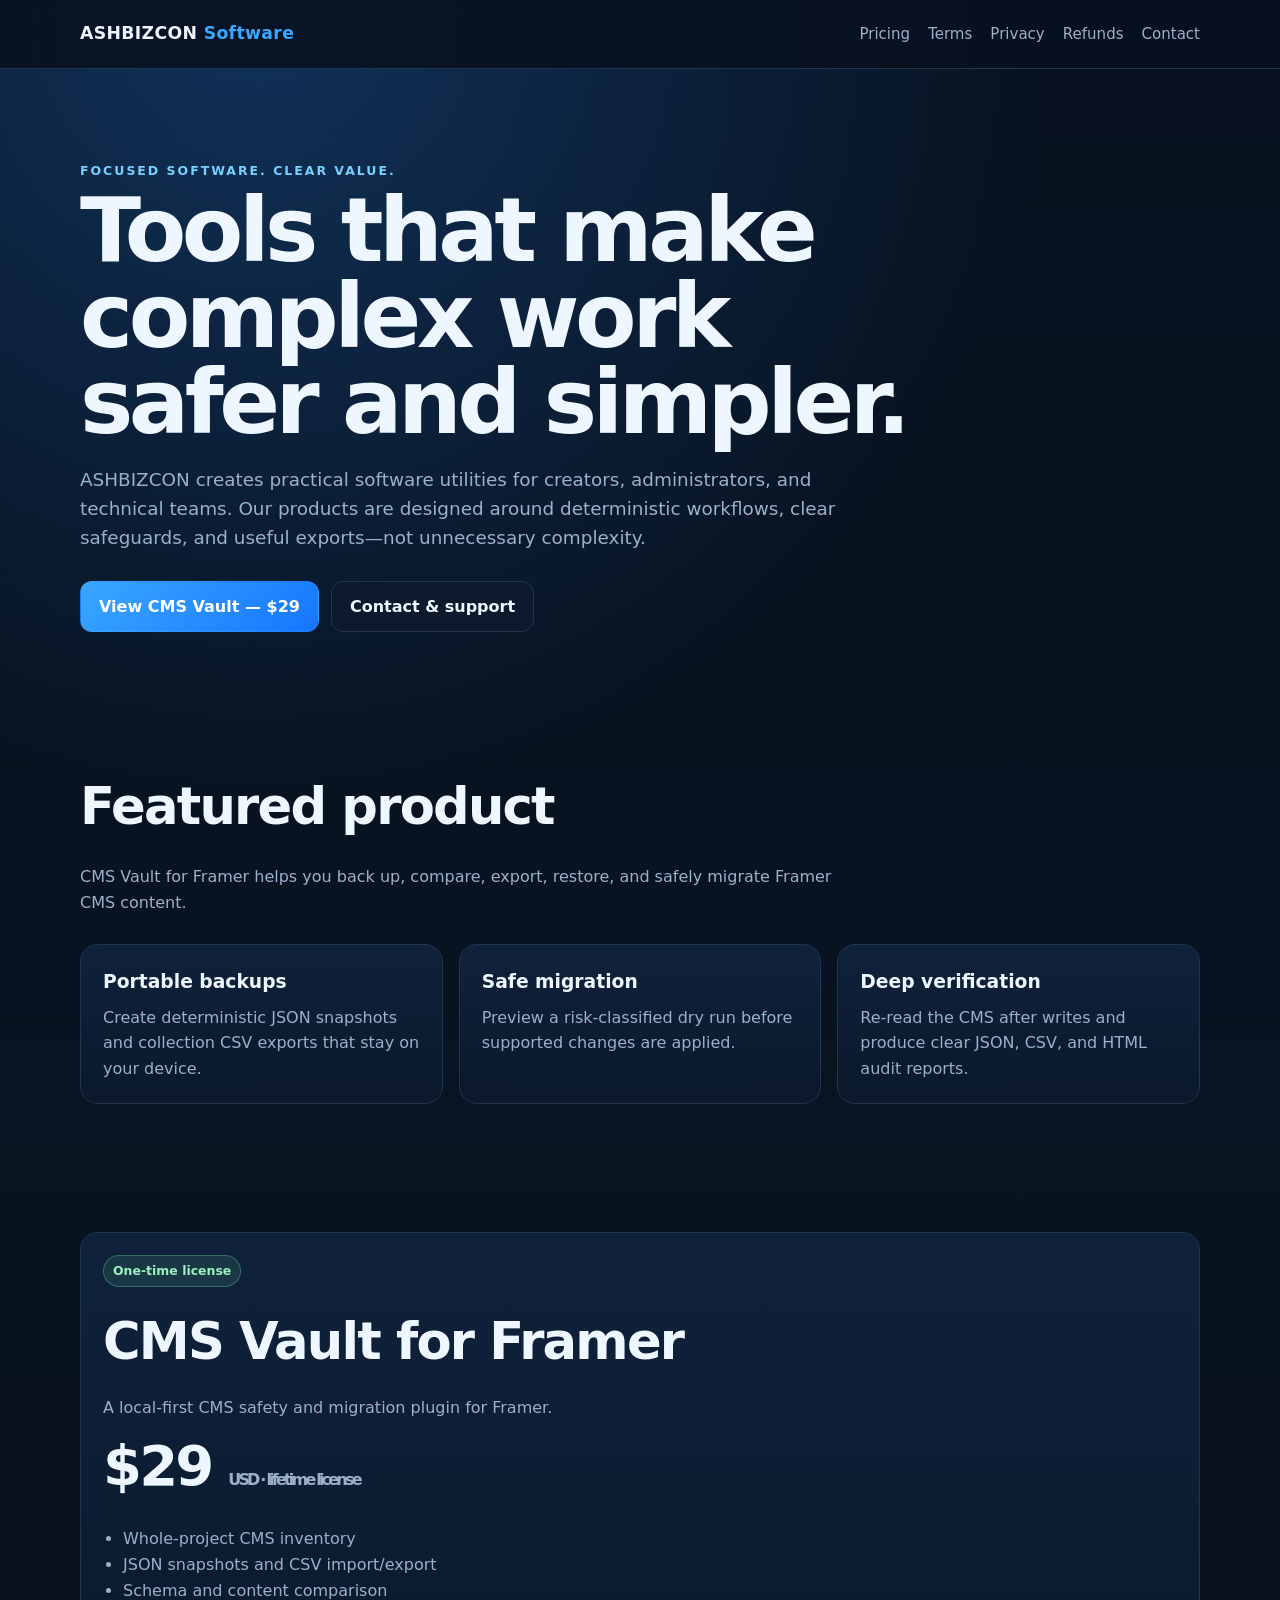
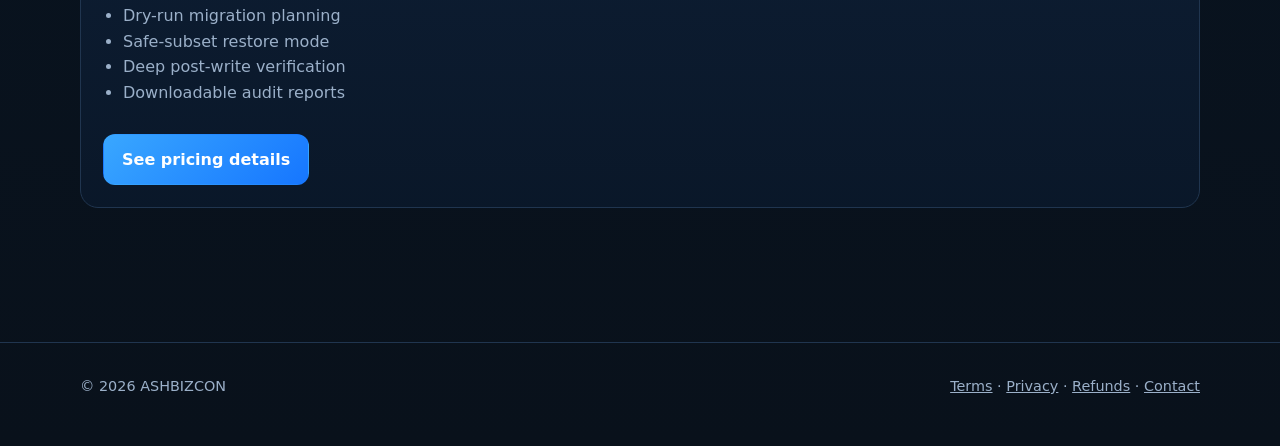
<file: index.html>
<!doctype html><html lang="en"><head><meta charset="utf-8"><meta name="viewport" content="width=device-width,initial-scale=1"><title>ASHBIZCON — Practical software for modern workflows</title><meta name="description" content="ASHBIZCON builds focused software utilities for Framer, Atlassian, and modern business workflows."><link rel="stylesheet" href="assets/site.css"></head><body><nav class="nav"><div class="wrap nav-inner"><a class="brand" href="./">ASHBIZCON <span>Software</span></a><div class="links"><a href="pricing.html">Pricing</a><a href="terms.html">Terms</a><a href="privacy.html">Privacy</a><a href="refund.html">Refunds</a><a href="contact.html">Contact</a></div></div></nav><main><section class="hero"><div class="wrap"><div class="eyebrow">Focused software. Clear value.</div><h1>Tools that make complex work safer and simpler.</h1><p>ASHBIZCON creates practical software utilities for creators, administrators, and technical teams. Our products are designed around deterministic workflows, clear safeguards, and useful exports—not unnecessary complexity.</p><div class="actions"><a class="btn primary" href="pricing.html">View CMS Vault — $29</a><a class="btn" href="contact.html">Contact & support</a></div></div></section><section class="section"><div class="wrap"><h2>Featured product</h2><p class="lead">CMS Vault for Framer helps you back up, compare, export, restore, and safely migrate Framer CMS content.</p><div class="grid"><article class="card"><h3>Portable backups</h3><p>Create deterministic JSON snapshots and collection CSV exports that stay on your device.</p></article><article class="card"><h3>Safe migration</h3><p>Preview a risk-classified dry run before supported changes are applied.</p></article><article class="card"><h3>Deep verification</h3><p>Re-read the CMS after writes and produce clear JSON, CSV, and HTML audit reports.</p></article></div></div></section><section class="section"><div class="wrap card"><span class="badge">One-time license</span><h2 style="margin-top:14px">CMS Vault for Framer</h2><p class="lead">A local-first CMS safety and migration plugin for Framer.</p><div class="price">$29 <small>USD · lifetime license</small></div><ul class="feature-list"><li>Whole-project CMS inventory</li><li>JSON snapshots and CSV import/export</li><li>Schema and content comparison</li><li>Dry-run migration planning</li><li>Safe-subset restore mode</li><li>Deep post-write verification</li><li>Downloadable audit reports</li></ul><div class="actions"><a class="btn primary" href="pricing.html">See pricing details</a></div></div></section></main><footer class="footer"><div class="wrap footer-grid"><span>© 2026 ASHBIZCON</span><span><a href="terms.html">Terms</a> · <a href="privacy.html">Privacy</a> · <a href="refund.html">Refunds</a> · <a href="contact.html">Contact</a></span></div></footer></body></html>
</file>
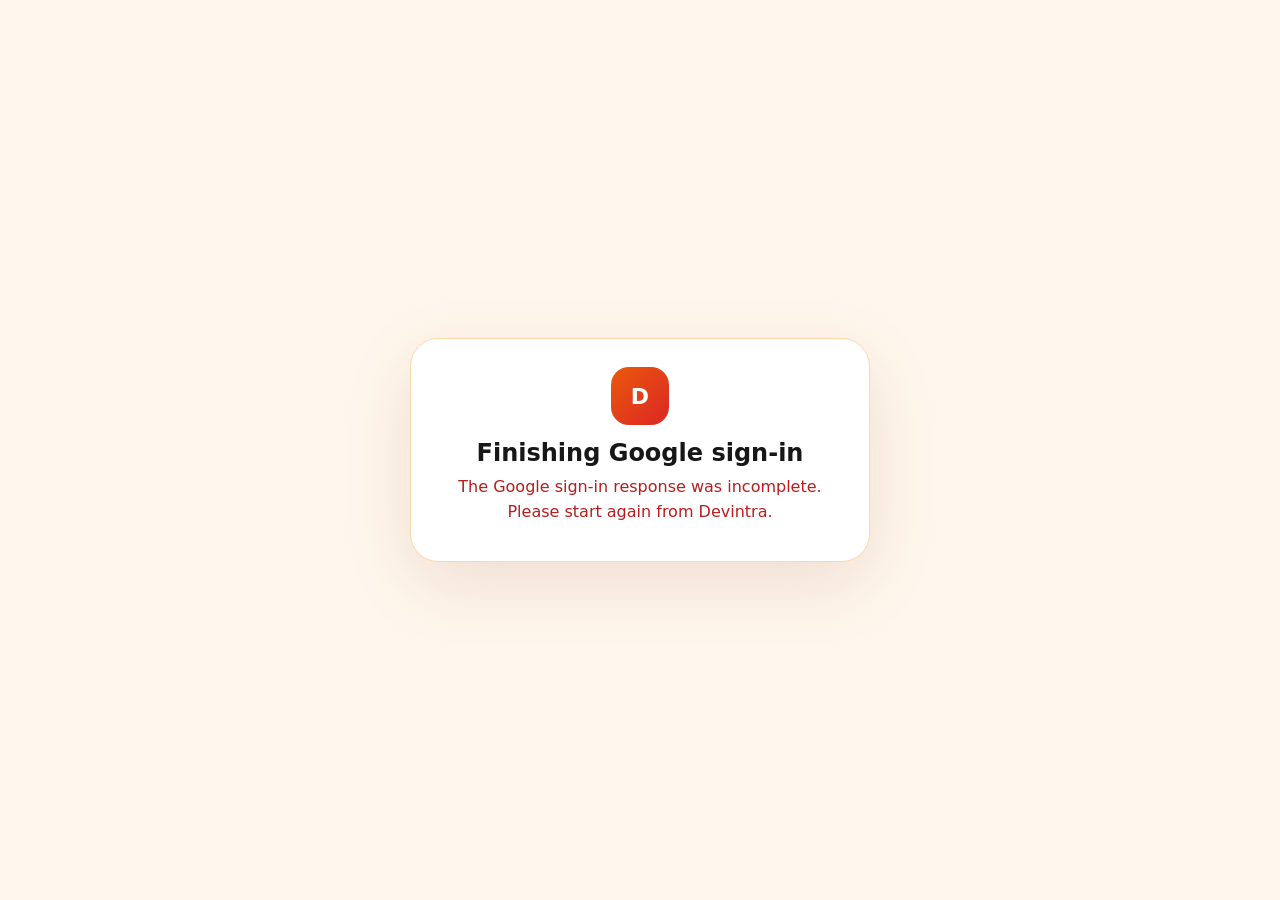
<file: devintra-auth/index.html>
<!doctype html>
<html lang="en">
<head>
  <meta charset="utf-8" />
  <meta name="viewport" content="width=device-width,initial-scale=1" />
  <meta name="color-scheme" content="light" />
  <title>Devintra — Google sign-in</title>
  <style>
    :root{font-family:Inter,system-ui,-apple-system,BlinkMacSystemFont,"Segoe UI",sans-serif;color:#171717;background:#fff7ed}
    *{box-sizing:border-box}
    body{margin:0;min-height:100vh;display:grid;place-items:center;padding:24px}
    .card{width:min(460px,100%);background:#fff;border:1px solid #fed7aa;border-radius:28px;padding:28px;box-shadow:0 22px 70px rgba(124,45,18,.12);text-align:center}
    .logo{width:58px;height:58px;border-radius:18px;margin:0 auto 14px;display:grid;place-items:center;background:linear-gradient(135deg,#ea580c,#dc2626);color:#fff;font-weight:900;font-size:22px}
    h1{font-size:24px;margin:0 0 8px}
    p{color:#57534e;line-height:1.55;margin:8px 0}
    .ok{color:#047857}.err{color:#b91c1c}
    .spinner{width:28px;height:28px;border:3px solid #fed7aa;border-top-color:#ea580c;border-radius:50%;margin:18px auto;animation:s 1s linear infinite}
    @keyframes s{to{transform:rotate(360deg)}}
  </style>
</head>
<body>
  <main class="card">
    <div class="logo">D</div>
    <h1>Finishing Google sign-in</h1>
    <div id="spinner" class="spinner"></div>
    <p id="status">Please keep this page open for a moment.</p>
  </main>
  <script>
    (async () => {
      const status = document.getElementById('status');
      const spinner = document.getElementById('spinner');
      try {
        const state = new URLSearchParams(location.search).get('state') || '';
        const hash = new URLSearchParams(location.hash.replace(/^#/, ''));
        const accessToken = hash.get('access_token') || '';
        const errorDescription = hash.get('error_description') || hash.get('error') || '';
        if (errorDescription) throw new Error(errorDescription);
        if (!state || !accessToken) throw new Error('The Google sign-in response was incomplete. Please start again from Devintra.');

        const response = await fetch('https://dmmjlsrdohdzwcyfnlgt.supabase.co/functions/v1/google-auth-handoff', {
          method: 'POST',
          headers: {'Content-Type':'application/json'},
          body: JSON.stringify({action:'complete', state, access_token: accessToken})
        });
        const body = await response.json().catch(() => ({}));
        if (!response.ok || !body.ok) throw new Error(body.error || 'Could not finish Google sign-in.');

        spinner.style.display = 'none';
        status.className = 'ok';
        status.textContent = 'Google sign-in is complete. Return to the Devintra app — it will finish signing you in automatically.';
      } catch (error) {
        spinner.style.display = 'none';
        status.className = 'err';
        status.textContent = error && error.message ? error.message : 'Google sign-in could not be completed. Please return to Devintra and try again.';
      }
    })();
  </script>
</body>
</html>
</file>
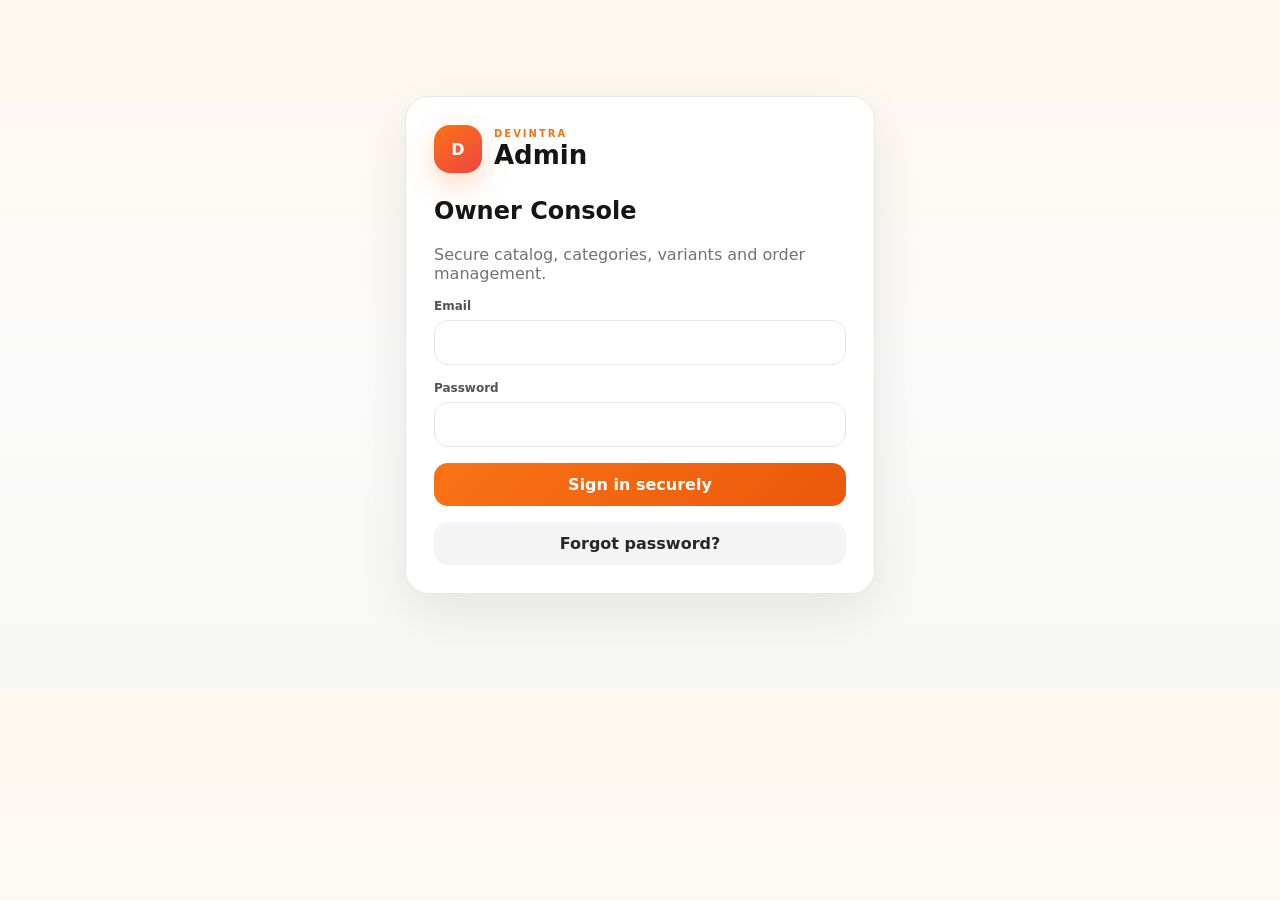
<file: itar-lok-admin/index.html>
<!doctype html><html><head><meta charset="utf-8"><meta name="viewport" content="width=device-width,initial-scale=1"><meta http-equiv="refresh" content="0; url=./v3.html"><title>Devintra Admin</title><script>location.replace('./v3.html'+location.search+location.hash)</script></head><body></body></html>
</file>
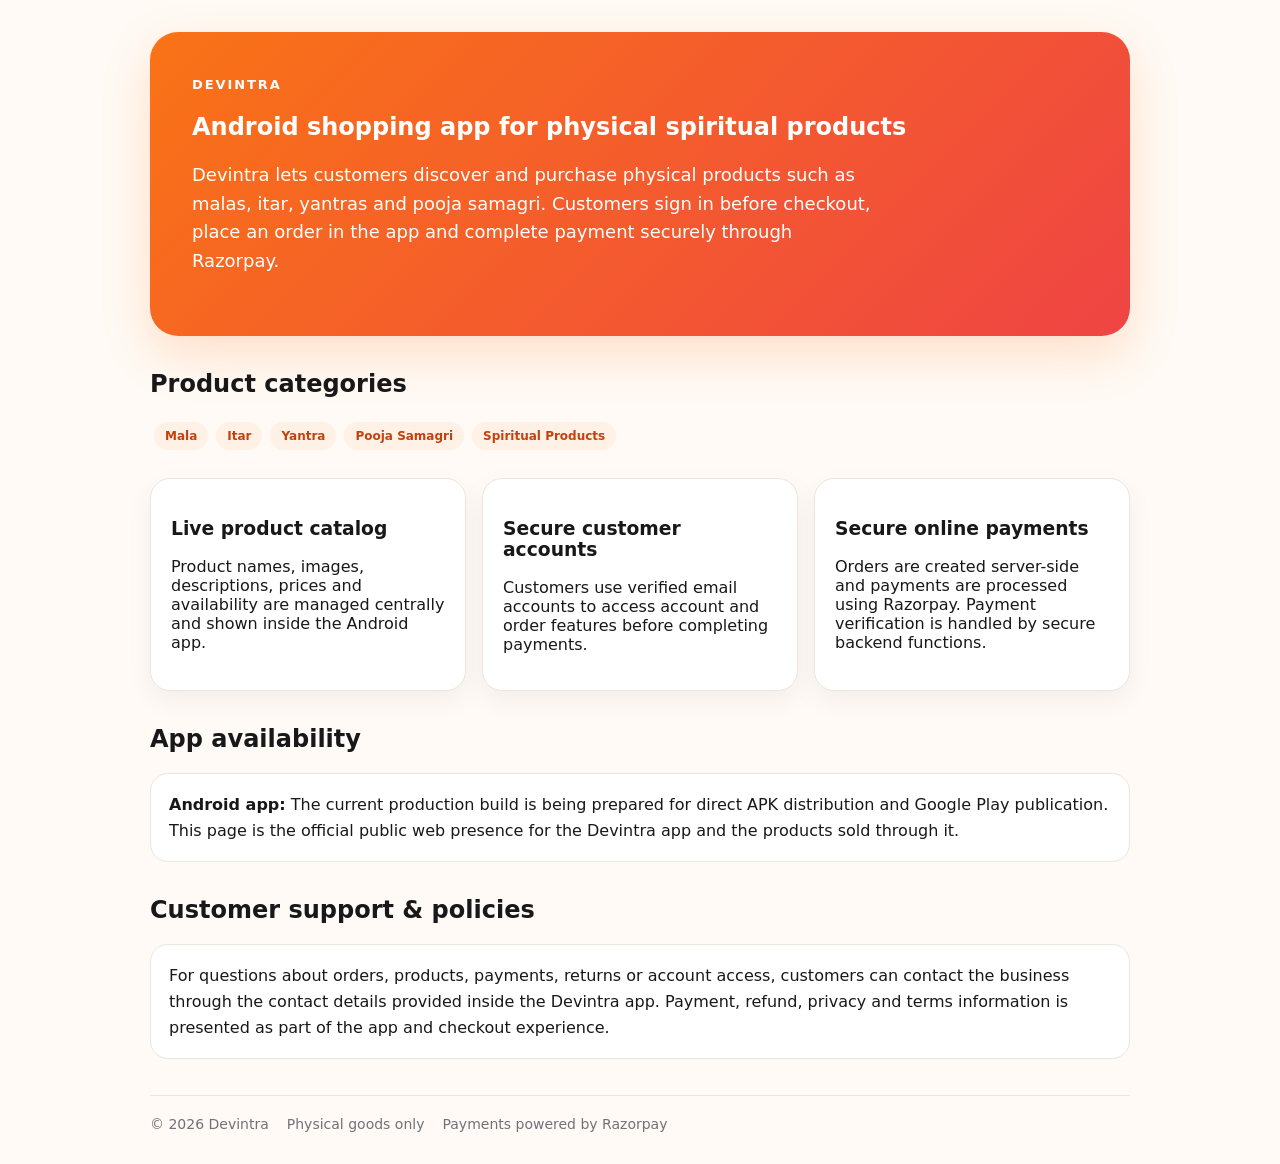
<file: itar-lok/index.html>
<!doctype html><html lang="en"><head><meta charset="utf-8"><meta name="viewport" content="width=device-width,initial-scale=1"><title>Devintra — Spiritual Products App</title><meta name="description" content="Devintra is an Android shopping app for physical spiritual products including malas, itar, yantras and pooja samagri."><style>body{margin:0;font-family:Inter,system-ui,-apple-system,Segoe UI,sans-serif;background:#fffaf5;color:#18181b}main{max-width:980px;margin:auto;padding:32px 20px}.hero{background:linear-gradient(135deg,#f97316,#ef4444);color:#fff;border-radius:28px;padding:42px;box-shadow:0 18px 50px rgba(249,115,22,.2)}.brand{font-weight:900;letter-spacing:.12em}.brand small{font-size:13px}.brand div{font-size:46px;line-height:.95;letter-spacing:0}.hero p{max-width:680px;font-size:18px;line-height:1.6}.grid{display:grid;grid-template-columns:repeat(3,1fr);gap:16px;margin:24px 0}.card{background:#fff;border:1px solid #eee5dd;border-radius:20px;padding:20px;box-shadow:0 10px 28px rgba(0,0,0,.05)}h2{margin-top:34px}a{color:#c2410c;font-weight:700}.pill{display:inline-block;background:#fff1e6;color:#c2410c;border-radius:999px;padding:7px 11px;font-size:12px;font-weight:800;margin:4px}.note{background:#fff;border:1px solid #eee5dd;border-radius:18px;padding:18px;line-height:1.6}.footer{margin-top:36px;padding-top:20px;border-top:1px solid #eee5dd;color:#71717a;font-size:14px;display:flex;gap:18px;flex-wrap:wrap}@media(max-width:720px){.grid{grid-template-columns:1fr}.hero{padding:28px}.brand div{font-size:38px}}</style></head><body><main><section class="hero"><div class="brand"><small>DEVINTRA</small><div></div></div><h1>Android shopping app for physical spiritual products</h1><p>Devintra lets customers discover and purchase physical products such as malas, itar, yantras and pooja samagri. Customers sign in before checkout, place an order in the app and complete payment securely through Razorpay.</p></section><h2>Product categories</h2><div><span class="pill">Mala</span><span class="pill">Itar</span><span class="pill">Yantra</span><span class="pill">Pooja Samagri</span><span class="pill">Spiritual Products</span></div><div class="grid"><div class="card"><h3>Live product catalog</h3><p>Product names, images, descriptions, prices and availability are managed centrally and shown inside the Android app.</p></div><div class="card"><h3>Secure customer accounts</h3><p>Customers use verified email accounts to access account and order features before completing payments.</p></div><div class="card"><h3>Secure online payments</h3><p>Orders are created server-side and payments are processed using Razorpay. Payment verification is handled by secure backend functions.</p></div></div><h2>App availability</h2><div class="note"><strong>Android app:</strong> The current production build is being prepared for direct APK distribution and Google Play publication. This page is the official public web presence for the Devintra app and the products sold through it.</div><h2>Customer support & policies</h2><div class="note">For questions about orders, products, payments, returns or account access, customers can contact the business through the contact details provided inside the Devintra app. Payment, refund, privacy and terms information is presented as part of the app and checkout experience.</div><div class="footer"><span>© 2026 Devintra</span><span>Physical goods only</span><span>Payments powered by Razorpay</span></div></main></body></html>
</file>
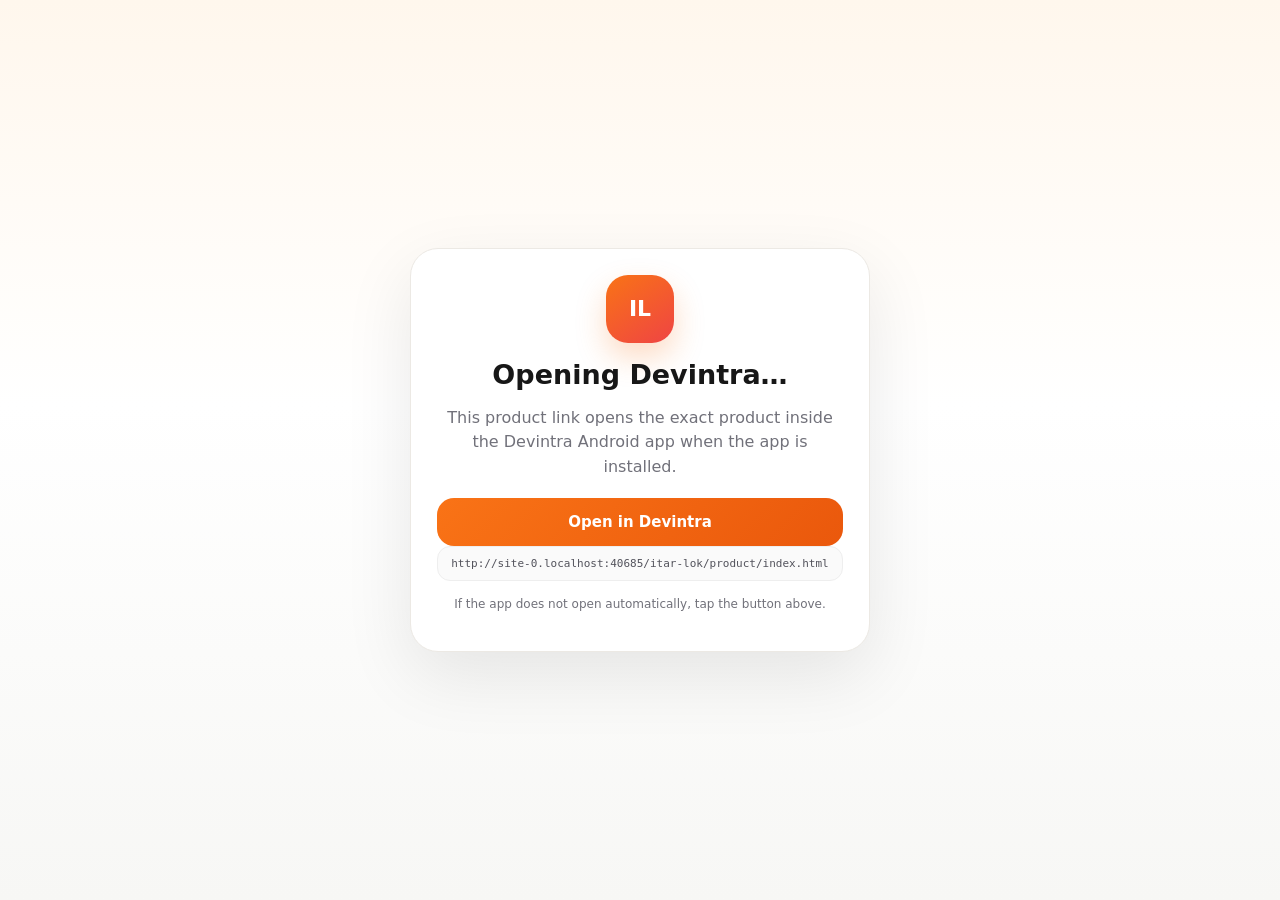
<file: itar-lok/product/index.html>
<!doctype html>
<html lang="en">
<head>
  <meta charset="utf-8">
  <meta name="viewport" content="width=device-width,initial-scale=1">
  <meta name="robots" content="noindex,follow">
  <meta name="theme-color" content="#ea580c">
  <title>Open product in Devintra</title>
  <style>
    *{box-sizing:border-box}body{margin:0;min-height:100vh;display:grid;place-items:center;padding:24px;font-family:Inter,ui-sans-serif,system-ui,-apple-system,BlinkMacSystemFont,"Segoe UI",sans-serif;background:linear-gradient(180deg,#fff7ed,#fff 45%,#f7f7f5);color:#171717}.card{width:min(460px,100%);background:#fff;border:1px solid #ece9e4;border-radius:28px;padding:26px;box-shadow:0 24px 70px rgba(0,0,0,.09);text-align:center}.mark{width:68px;height:68px;border-radius:22px;margin:0 auto 16px;display:grid;place-items:center;background:linear-gradient(145deg,#f97316,#ef4444);color:white;font-size:22px;font-weight:900;box-shadow:0 14px 30px rgba(249,115,22,.25)}h1{margin:0;font-size:27px}p{color:#71717a;line-height:1.55}.btn{display:block;width:100%;text-decoration:none;border:0;border-radius:17px;padding:15px 18px;font-weight:900;cursor:pointer;background:linear-gradient(135deg,#f97316,#ea580c);color:#fff;font-size:15px;margin-top:18px}.muted{font-size:12px;margin-top:14px}.code{font-family:ui-monospace,SFMono-Regular,Menlo,monospace;font-size:11px;word-break:break-all;background:#fafafa;border:1px solid #eee;border-radius:13px;padding:10px;color:#52525b}
  </style>
</head>
<body>
  <main class="card">
    <div class="mark">IL</div>
    <h1>Opening Devintra…</h1>
    <p>This product link opens the exact product inside the Devintra Android app when the app is installed.</p>
    <a id="openApp" class="btn" href="#">Open in Devintra</a>
    <div id="linkText" class="code"></div>
    <p class="muted">If the app does not open automatically, tap the button above.</p>
  </main>
  <script>
    const params = new URLSearchParams(location.search);
    const id = (params.get('id') || '').trim();
    const scheme = id ? `itarlok://product?id=${encodeURIComponent(id)}` : 'itarlok://product';
    document.getElementById('openApp').href = scheme;
    document.getElementById('linkText').textContent = location.href;
    if (/Android/i.test(navigator.userAgent) && id) {
      setTimeout(() => { location.href = scheme; }, 250);
    }
  </script>
</body>
</html>
</file>
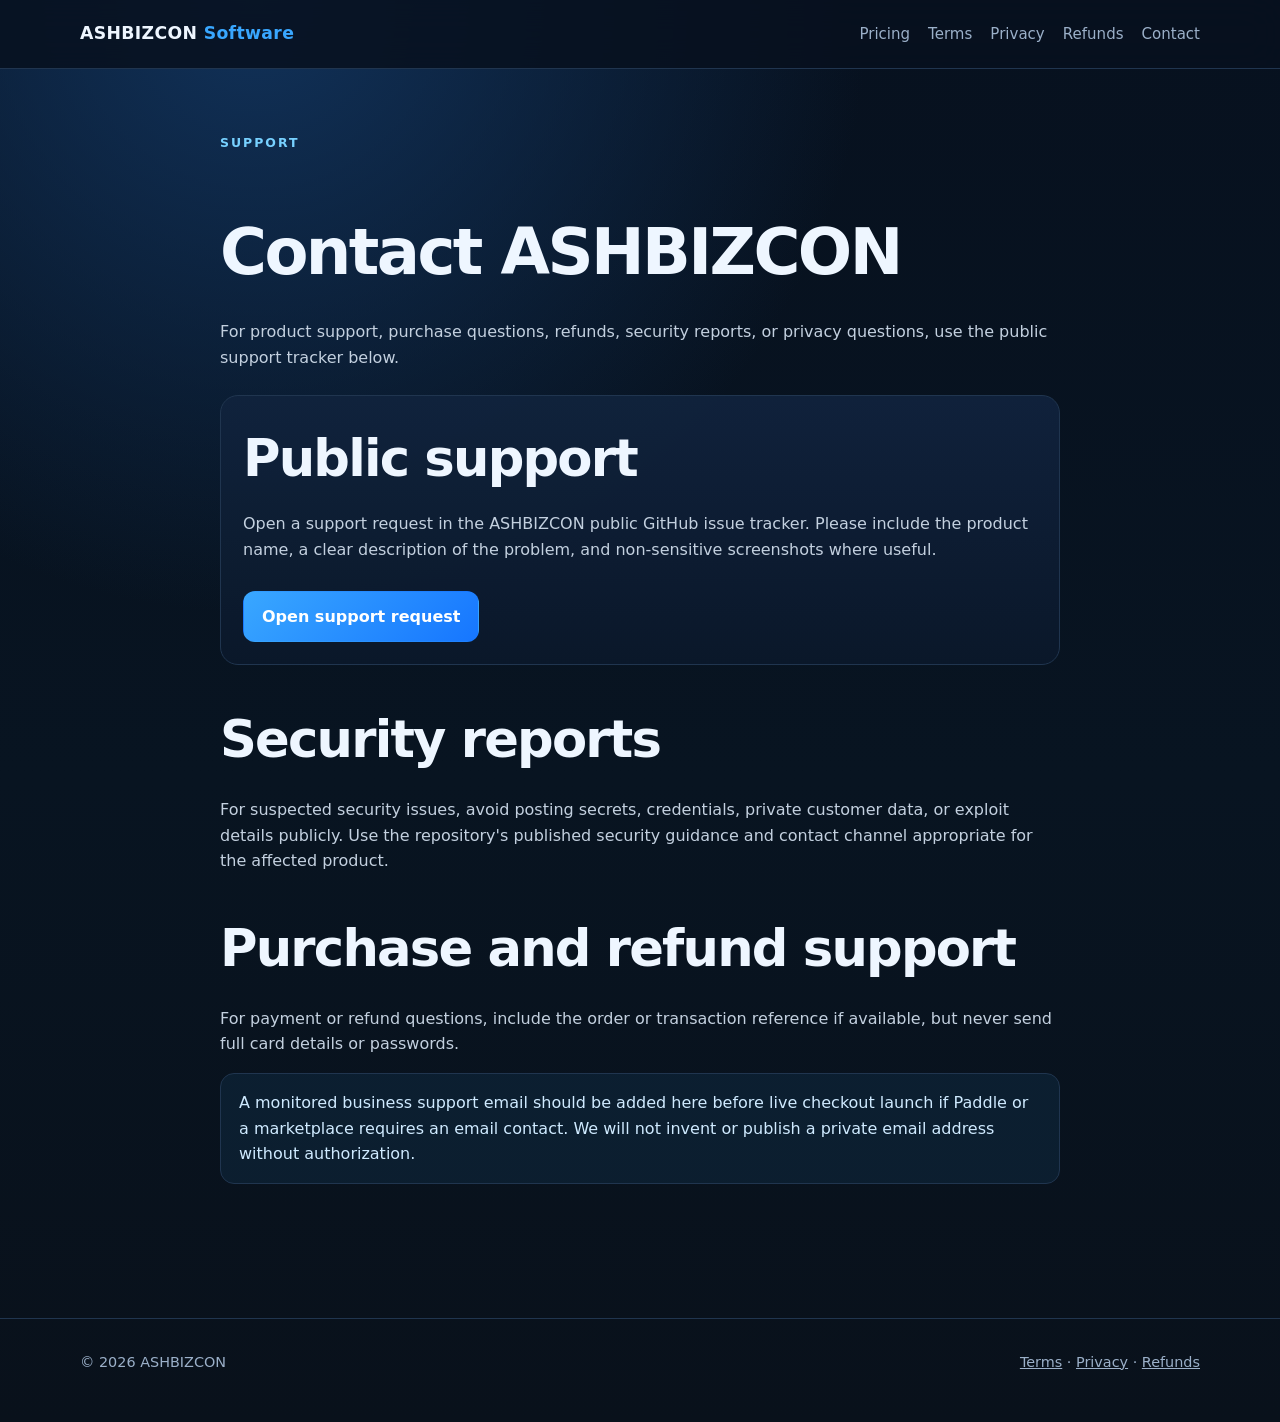
<file: contact.html>
<!doctype html><html lang="en"><head><meta charset="utf-8"><meta name="viewport" content="width=device-width,initial-scale=1"><title>Contact & Support — ASHBIZCON</title><link rel="stylesheet" href="assets/site.css"></head><body><nav class="nav"><div class="wrap nav-inner"><a class="brand" href="./">ASHBIZCON <span>Software</span></a><div class="links"><a href="pricing.html">Pricing</a><a href="terms.html">Terms</a><a href="privacy.html">Privacy</a><a href="refund.html">Refunds</a><a href="contact.html">Contact</a></div></div></nav><main class="section"><div class="wrap legal"><div class="eyebrow">Support</div><h1>Contact ASHBIZCON</h1><p>For product support, purchase questions, refunds, security reports, or privacy questions, use the public support tracker below.</p><div class="card" style="margin-top:24px"><h2 style="margin-top:0">Public support</h2><p>Open a support request in the ASHBIZCON public GitHub issue tracker. Please include the product name, a clear description of the problem, and non-sensitive screenshots where useful.</p><div class="actions"><a class="btn primary" href="https://github.com/thanoswasaswagger/ashbizcon-public/issues" rel="noopener">Open support request</a></div></div><h2>Security reports</h2><p>For suspected security issues, avoid posting secrets, credentials, private customer data, or exploit details publicly. Use the repository's published security guidance and contact channel appropriate for the affected product.</p><h2>Purchase and refund support</h2><p>For payment or refund questions, include the order or transaction reference if available, but never send full card details or passwords.</p><div class="notice">A monitored business support email should be added here before live checkout launch if Paddle or a marketplace requires an email contact. We will not invent or publish a private email address without authorization.</div></div></main><footer class="footer"><div class="wrap footer-grid"><span>© 2026 ASHBIZCON</span><span><a href="terms.html">Terms</a> · <a href="privacy.html">Privacy</a> · <a href="refund.html">Refunds</a></span></div></footer></body></html>
</file>
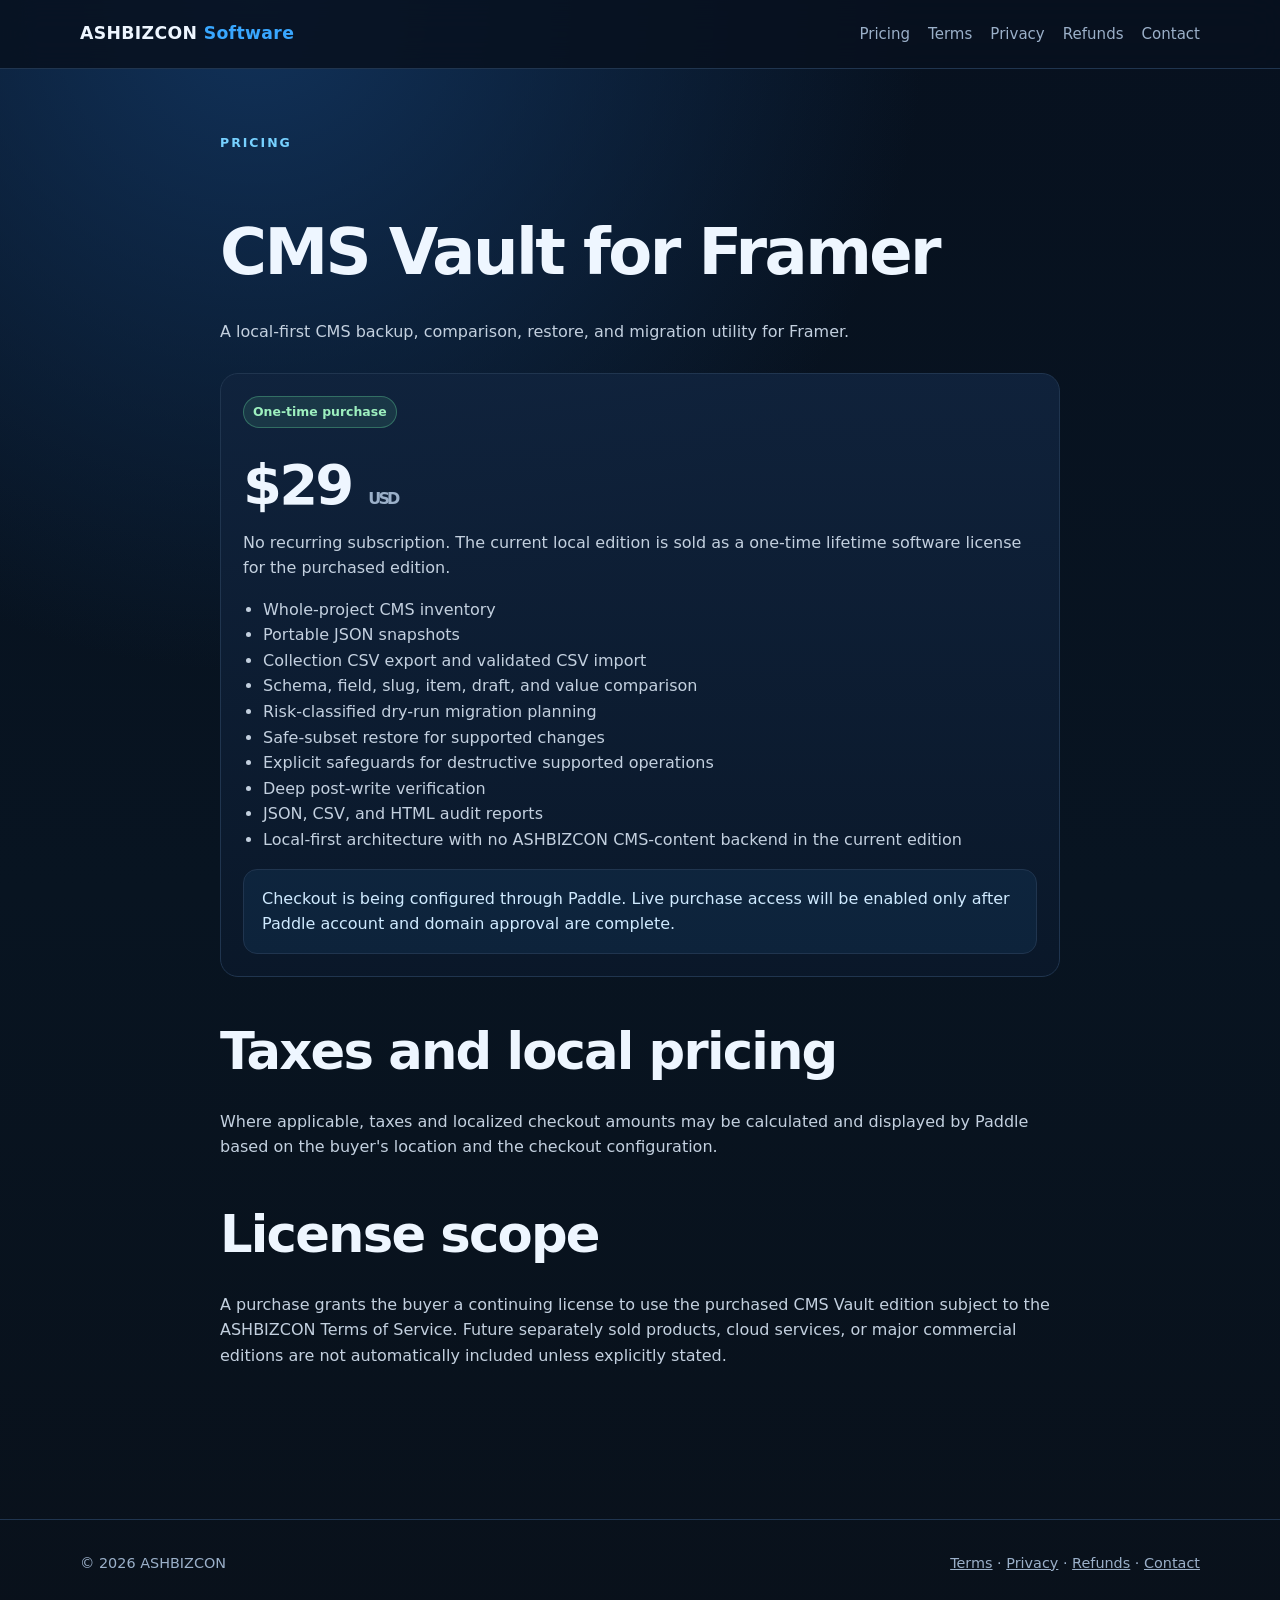
<file: pricing.html>
<!doctype html><html lang="en"><head><meta charset="utf-8"><meta name="viewport" content="width=device-width,initial-scale=1"><title>CMS Vault Pricing — ASHBIZCON</title><meta name="description" content="CMS Vault for Framer is $29 USD as a one-time lifetime software license."><link rel="stylesheet" href="assets/site.css"></head><body><nav class="nav"><div class="wrap nav-inner"><a class="brand" href="./">ASHBIZCON <span>Software</span></a><div class="links"><a href="pricing.html">Pricing</a><a href="terms.html">Terms</a><a href="privacy.html">Privacy</a><a href="refund.html">Refunds</a><a href="contact.html">Contact</a></div></div></nav><main class="section"><div class="wrap legal"><div class="eyebrow">Pricing</div><h1>CMS Vault for Framer</h1><p class="lead">A local-first CMS backup, comparison, restore, and migration utility for Framer.</p><div class="card" style="margin-top:28px"><span class="badge">One-time purchase</span><div class="price" style="margin-top:12px">$29 <small>USD</small></div><p>No recurring subscription. The current local edition is sold as a one-time lifetime software license for the purchased edition.</p><ul class="feature-list"><li>Whole-project CMS inventory</li><li>Portable JSON snapshots</li><li>Collection CSV export and validated CSV import</li><li>Schema, field, slug, item, draft, and value comparison</li><li>Risk-classified dry-run migration planning</li><li>Safe-subset restore for supported changes</li><li>Explicit safeguards for destructive supported operations</li><li>Deep post-write verification</li><li>JSON, CSV, and HTML audit reports</li><li>Local-first architecture with no ASHBIZCON CMS-content backend in the current edition</li></ul><div class="notice">Checkout is being configured through Paddle. Live purchase access will be enabled only after Paddle account and domain approval are complete.</div></div><h2>Taxes and local pricing</h2><p>Where applicable, taxes and localized checkout amounts may be calculated and displayed by Paddle based on the buyer's location and the checkout configuration.</p><h2>License scope</h2><p>A purchase grants the buyer a continuing license to use the purchased CMS Vault edition subject to the ASHBIZCON Terms of Service. Future separately sold products, cloud services, or major commercial editions are not automatically included unless explicitly stated.</p></div></main><footer class="footer"><div class="wrap footer-grid"><span>© 2026 ASHBIZCON</span><span><a href="terms.html">Terms</a> · <a href="privacy.html">Privacy</a> · <a href="refund.html">Refunds</a> · <a href="contact.html">Contact</a></span></div></footer></body></html>
</file>
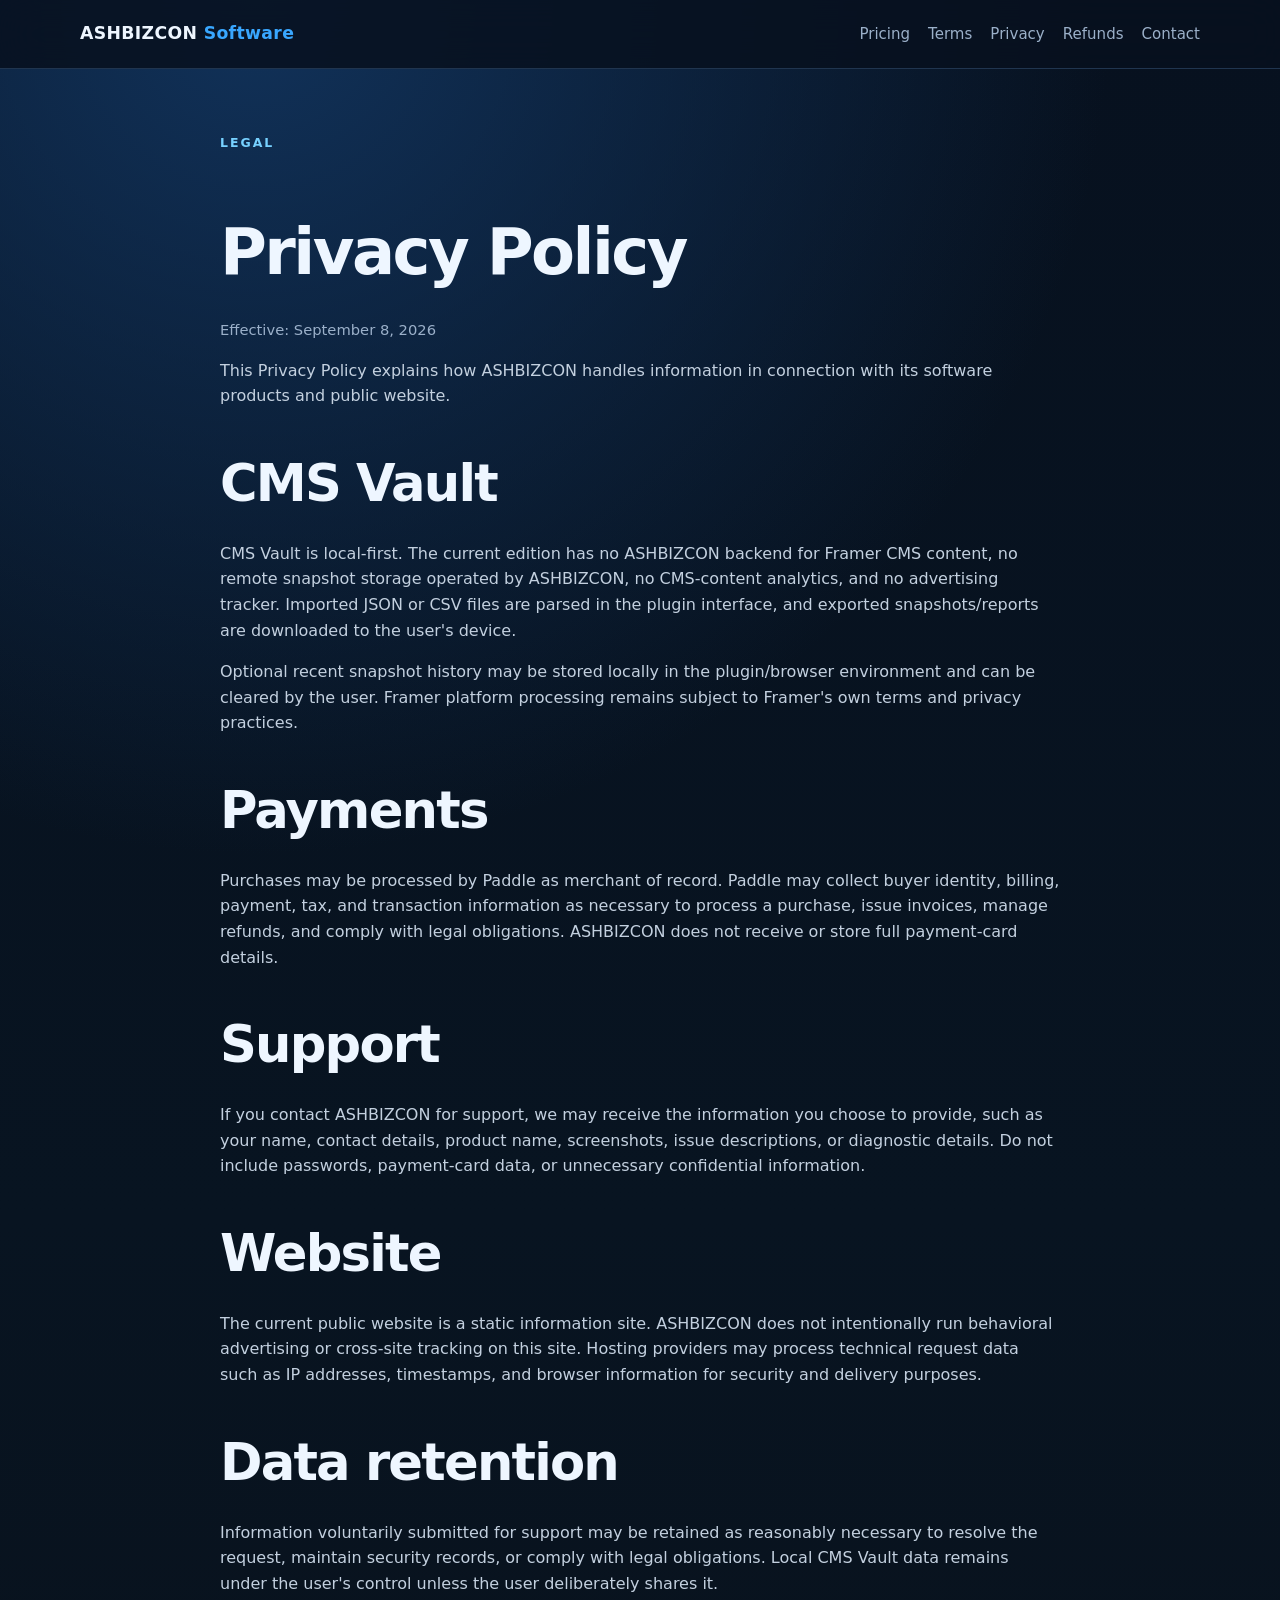
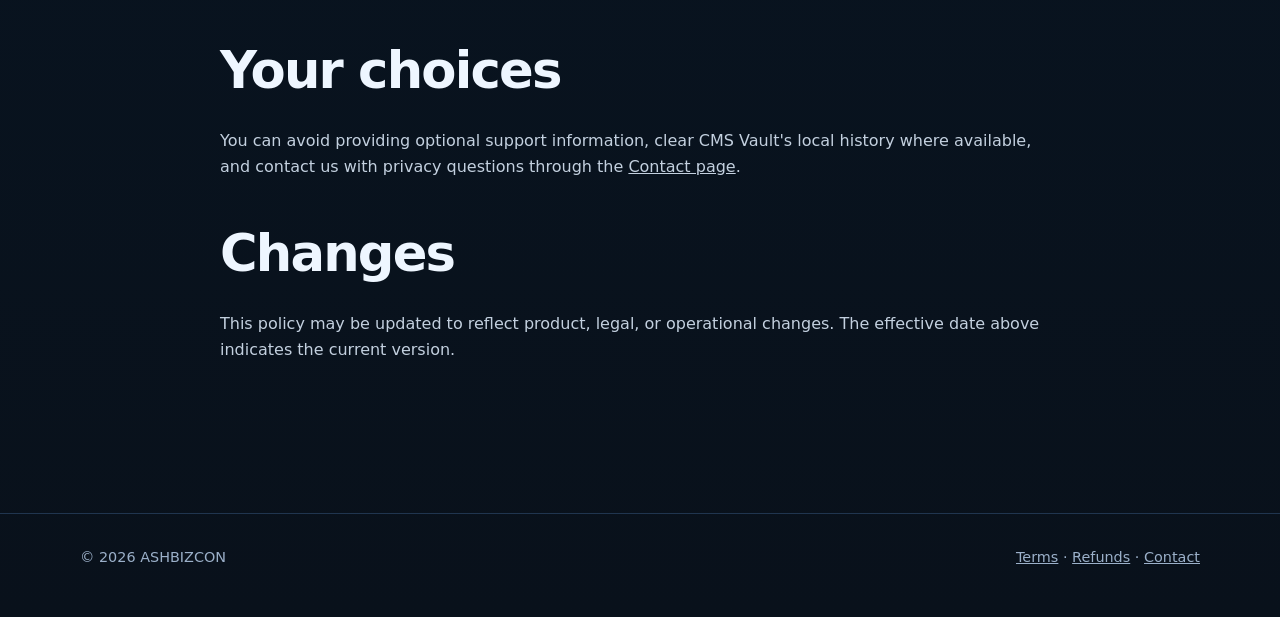
<file: privacy.html>
<!doctype html><html lang="en"><head><meta charset="utf-8"><meta name="viewport" content="width=device-width,initial-scale=1"><title>Privacy Policy — ASHBIZCON</title><link rel="stylesheet" href="assets/site.css"></head><body><nav class="nav"><div class="wrap nav-inner"><a class="brand" href="./">ASHBIZCON <span>Software</span></a><div class="links"><a href="pricing.html">Pricing</a><a href="terms.html">Terms</a><a href="privacy.html">Privacy</a><a href="refund.html">Refunds</a><a href="contact.html">Contact</a></div></div></nav><main class="section"><div class="wrap legal"><div class="eyebrow">Legal</div><h1>Privacy Policy</h1><p class="updated">Effective: September 8, 2026</p><p>This Privacy Policy explains how ASHBIZCON handles information in connection with its software products and public website.</p><h2>CMS Vault</h2><p>CMS Vault is local-first. The current edition has no ASHBIZCON backend for Framer CMS content, no remote snapshot storage operated by ASHBIZCON, no CMS-content analytics, and no advertising tracker. Imported JSON or CSV files are parsed in the plugin interface, and exported snapshots/reports are downloaded to the user's device.</p><p>Optional recent snapshot history may be stored locally in the plugin/browser environment and can be cleared by the user. Framer platform processing remains subject to Framer's own terms and privacy practices.</p><h2>Payments</h2><p>Purchases may be processed by Paddle as merchant of record. Paddle may collect buyer identity, billing, payment, tax, and transaction information as necessary to process a purchase, issue invoices, manage refunds, and comply with legal obligations. ASHBIZCON does not receive or store full payment-card details.</p><h2>Support</h2><p>If you contact ASHBIZCON for support, we may receive the information you choose to provide, such as your name, contact details, product name, screenshots, issue descriptions, or diagnostic details. Do not include passwords, payment-card data, or unnecessary confidential information.</p><h2>Website</h2><p>The current public website is a static information site. ASHBIZCON does not intentionally run behavioral advertising or cross-site tracking on this site. Hosting providers may process technical request data such as IP addresses, timestamps, and browser information for security and delivery purposes.</p><h2>Data retention</h2><p>Information voluntarily submitted for support may be retained as reasonably necessary to resolve the request, maintain security records, or comply with legal obligations. Local CMS Vault data remains under the user's control unless the user deliberately shares it.</p><h2>Your choices</h2><p>You can avoid providing optional support information, clear CMS Vault's local history where available, and contact us with privacy questions through the <a href="contact.html">Contact page</a>.</p><h2>Changes</h2><p>This policy may be updated to reflect product, legal, or operational changes. The effective date above indicates the current version.</p></div></main><footer class="footer"><div class="wrap footer-grid"><span>© 2026 ASHBIZCON</span><span><a href="terms.html">Terms</a> · <a href="refund.html">Refunds</a> · <a href="contact.html">Contact</a></span></div></footer></body></html>
</file>
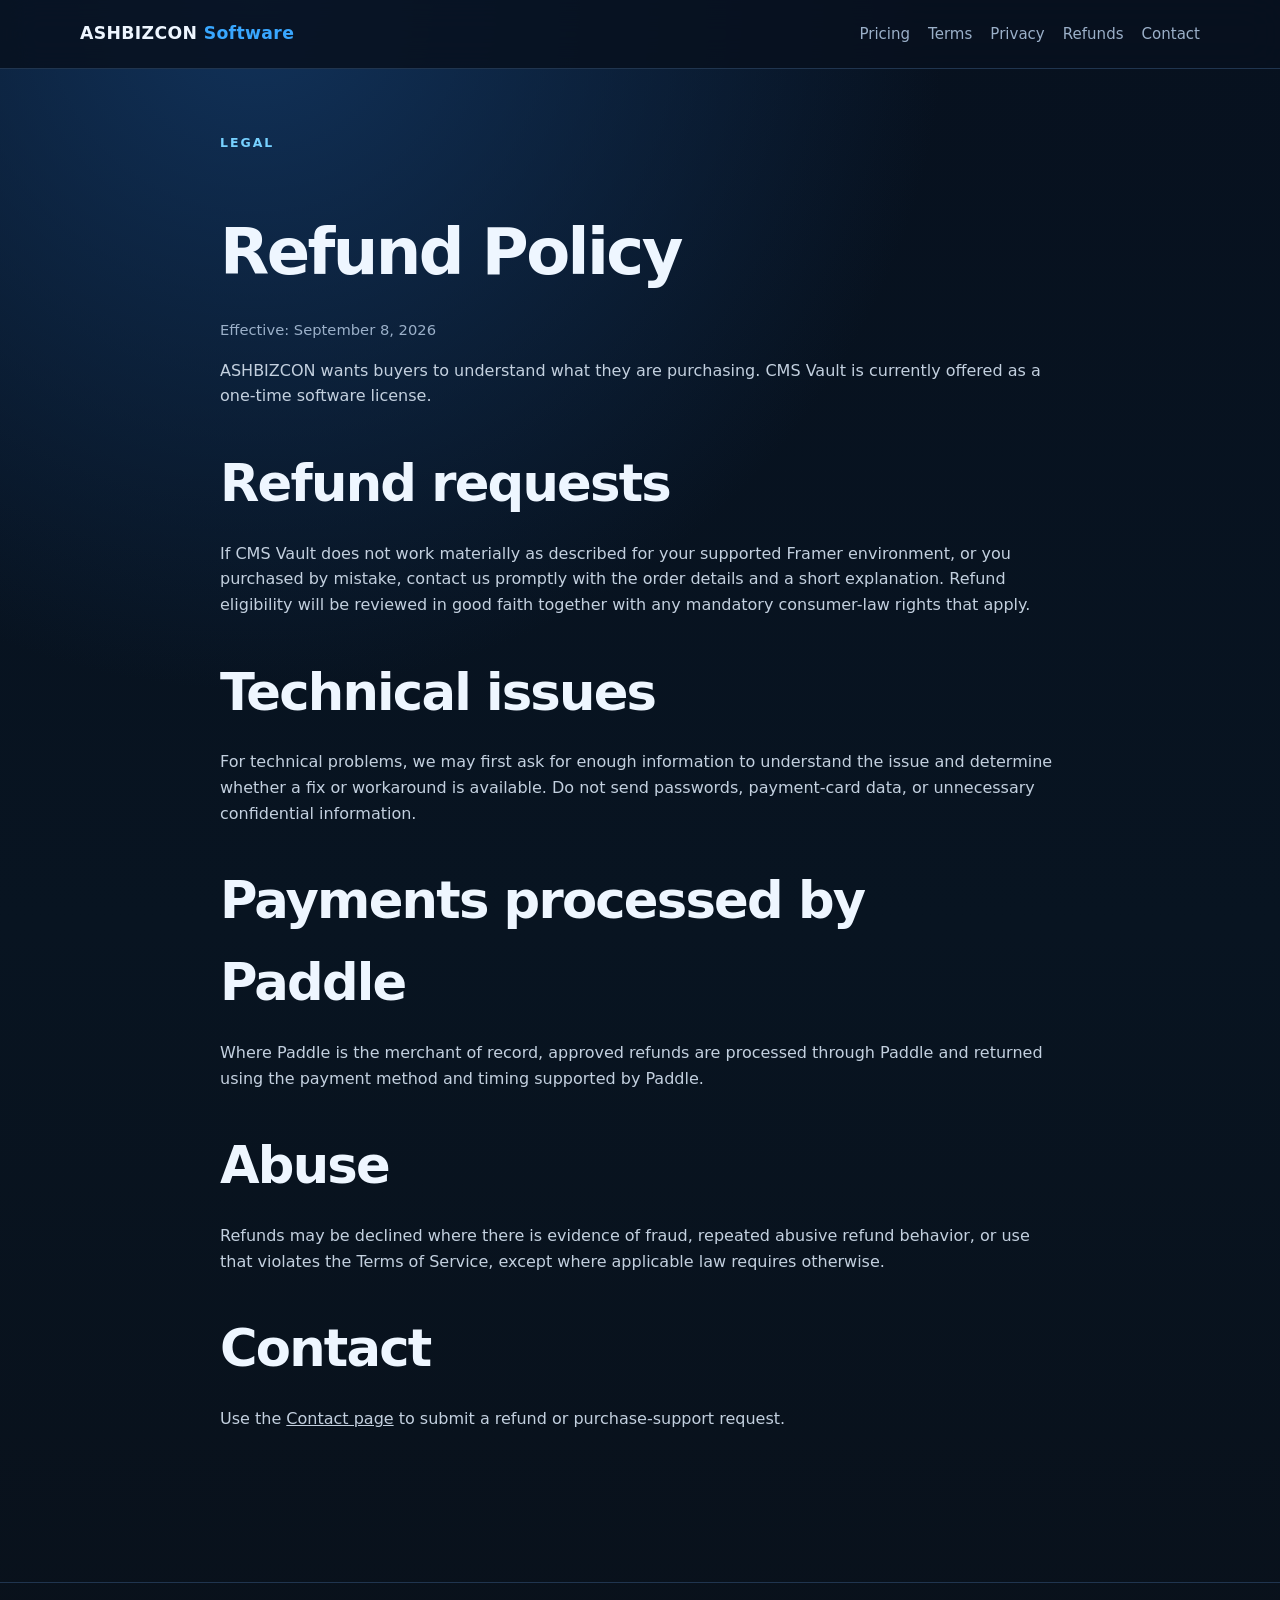
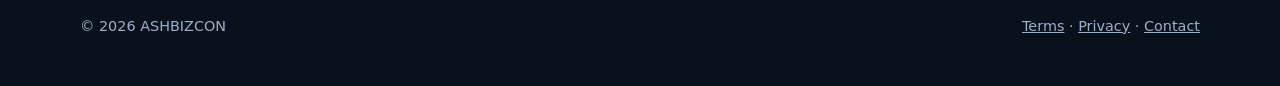
<file: refund.html>
<!doctype html><html lang="en"><head><meta charset="utf-8"><meta name="viewport" content="width=device-width,initial-scale=1"><title>Refund Policy — ASHBIZCON</title><link rel="stylesheet" href="assets/site.css"></head><body><nav class="nav"><div class="wrap nav-inner"><a class="brand" href="./">ASHBIZCON <span>Software</span></a><div class="links"><a href="pricing.html">Pricing</a><a href="terms.html">Terms</a><a href="privacy.html">Privacy</a><a href="refund.html">Refunds</a><a href="contact.html">Contact</a></div></div></nav><main class="section"><div class="wrap legal"><div class="eyebrow">Legal</div><h1>Refund Policy</h1><p class="updated">Effective: September 8, 2026</p><p>ASHBIZCON wants buyers to understand what they are purchasing. CMS Vault is currently offered as a one-time software license.</p><h2>Refund requests</h2><p>If CMS Vault does not work materially as described for your supported Framer environment, or you purchased by mistake, contact us promptly with the order details and a short explanation. Refund eligibility will be reviewed in good faith together with any mandatory consumer-law rights that apply.</p><h2>Technical issues</h2><p>For technical problems, we may first ask for enough information to understand the issue and determine whether a fix or workaround is available. Do not send passwords, payment-card data, or unnecessary confidential information.</p><h2>Payments processed by Paddle</h2><p>Where Paddle is the merchant of record, approved refunds are processed through Paddle and returned using the payment method and timing supported by Paddle.</p><h2>Abuse</h2><p>Refunds may be declined where there is evidence of fraud, repeated abusive refund behavior, or use that violates the Terms of Service, except where applicable law requires otherwise.</p><h2>Contact</h2><p>Use the <a href="contact.html">Contact page</a> to submit a refund or purchase-support request.</p></div></main><footer class="footer"><div class="wrap footer-grid"><span>© 2026 ASHBIZCON</span><span><a href="terms.html">Terms</a> · <a href="privacy.html">Privacy</a> · <a href="contact.html">Contact</a></span></div></footer></body></html>
</file>
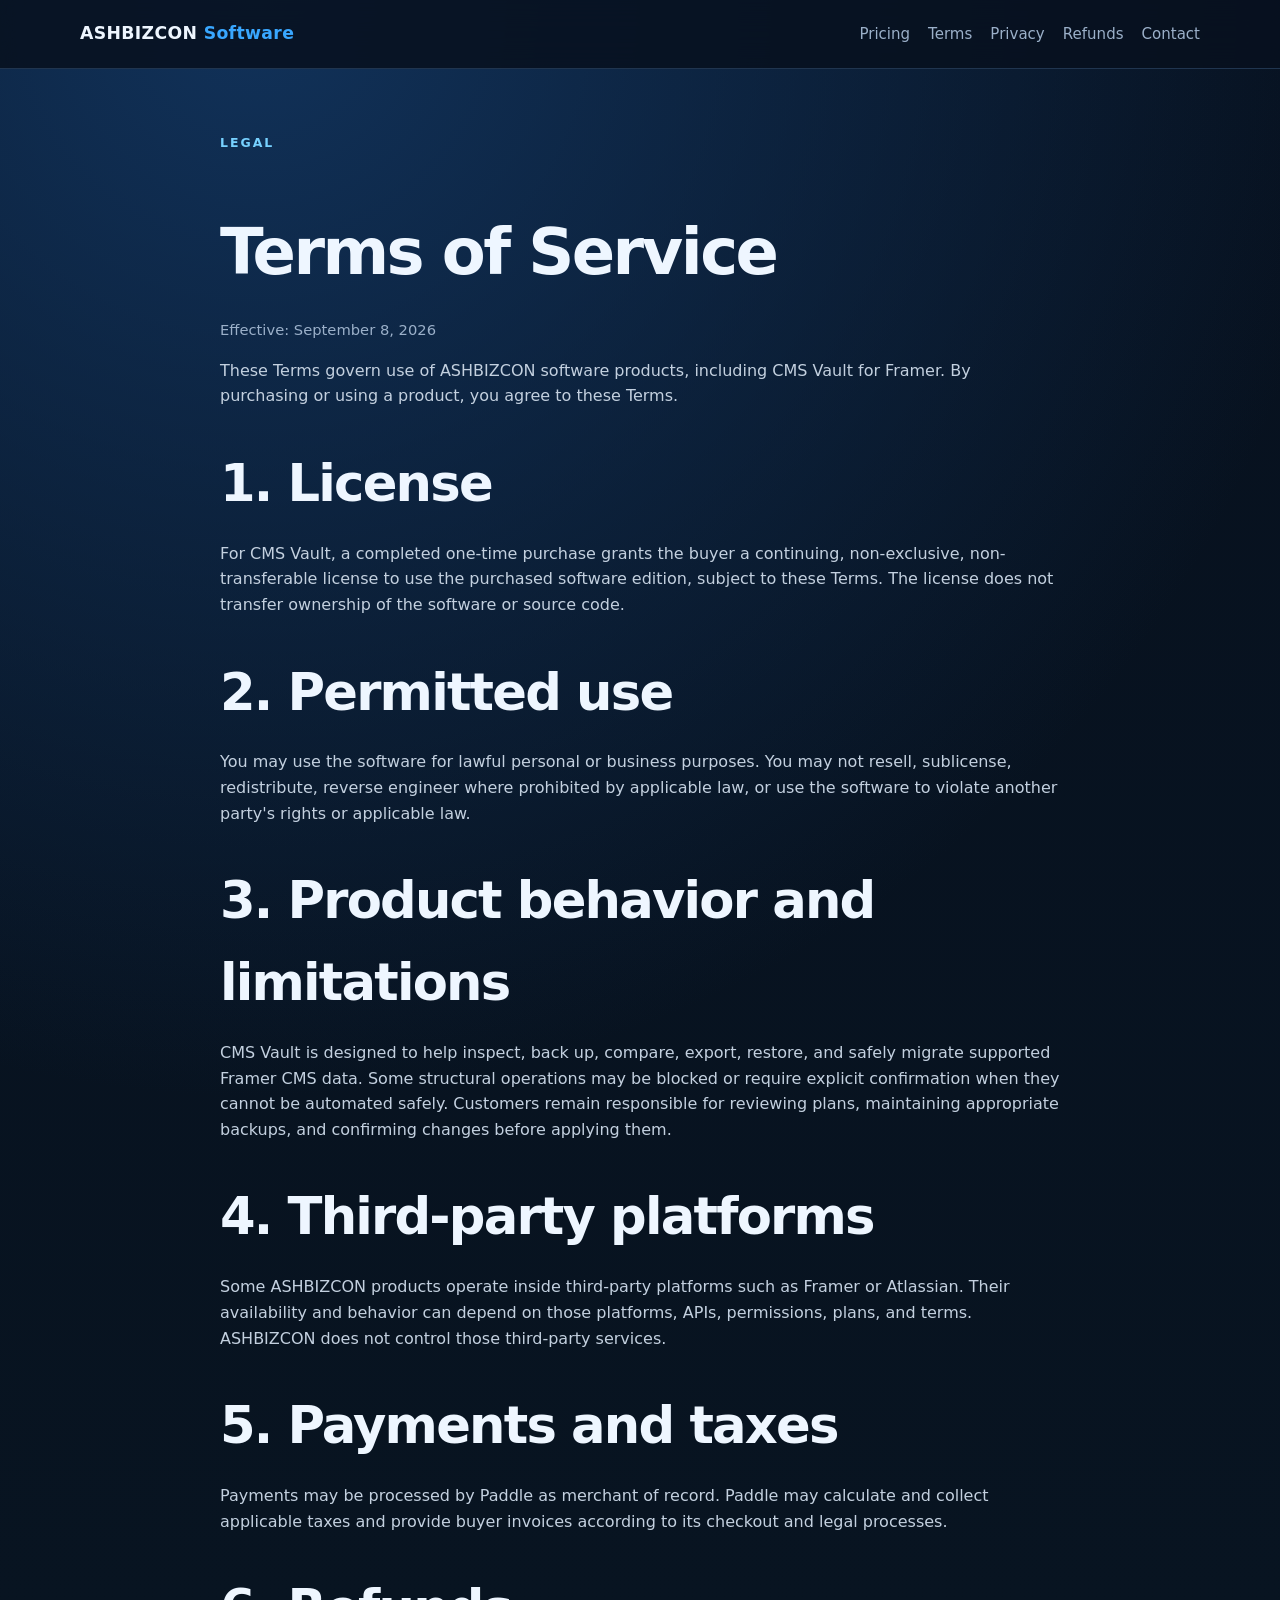
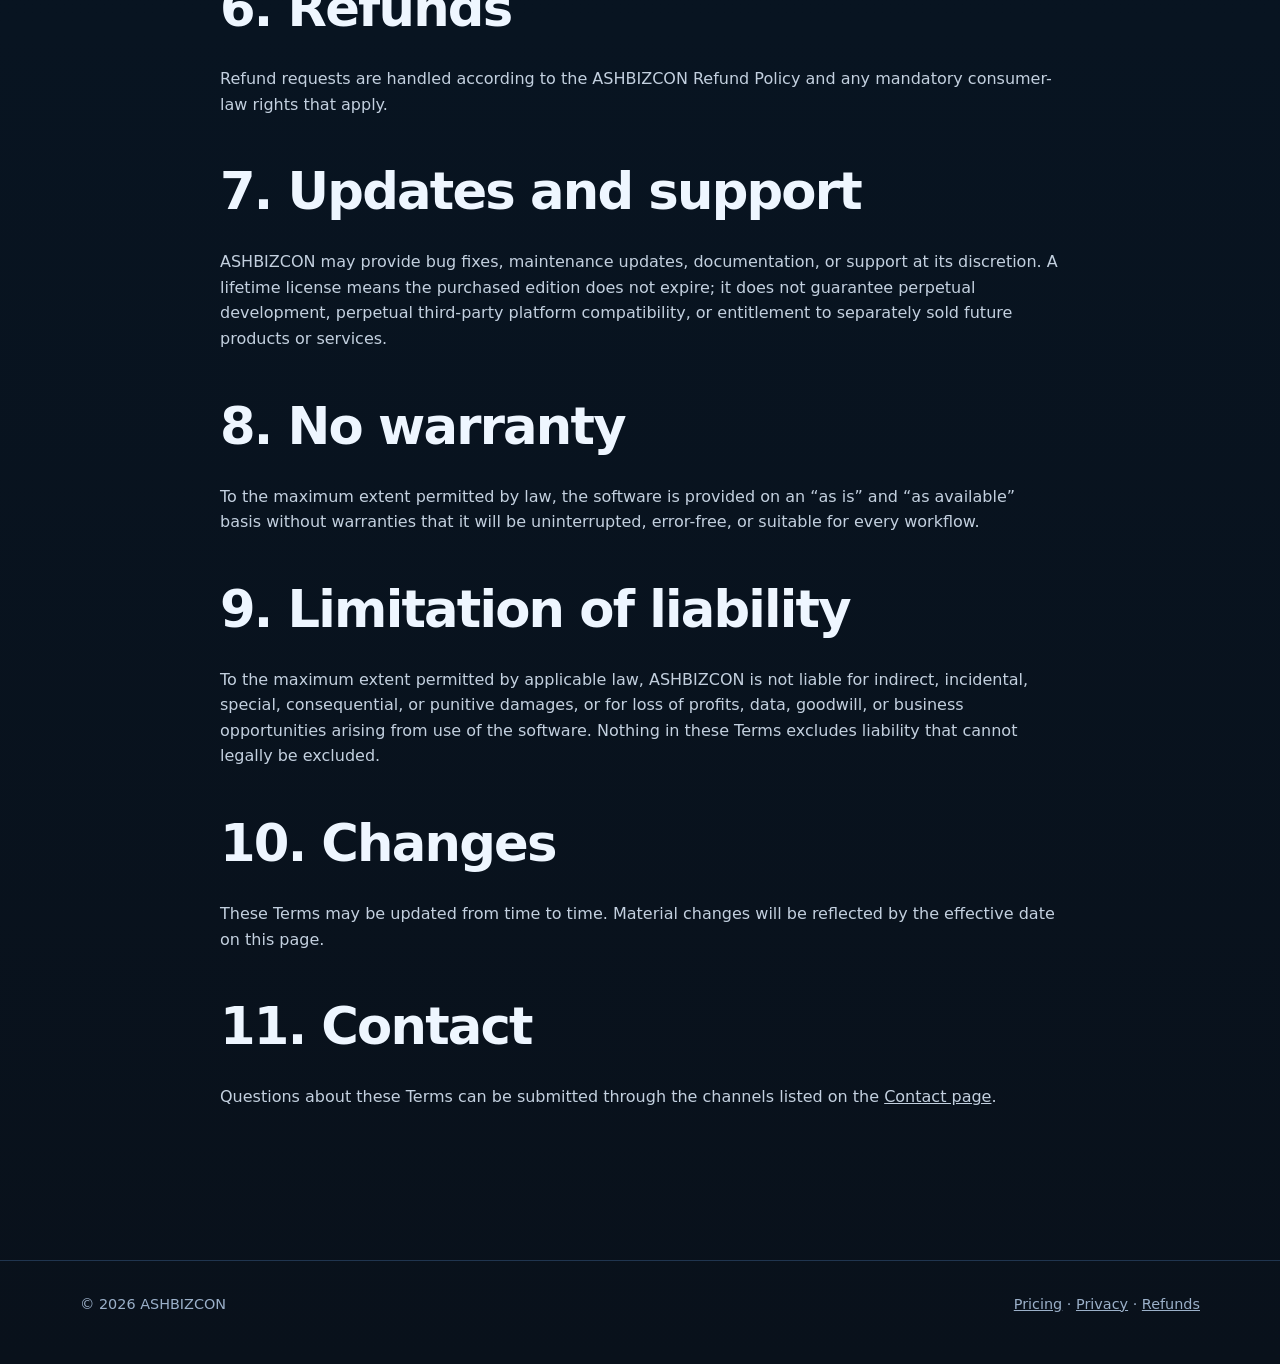
<file: terms.html>
<!doctype html><html lang="en"><head><meta charset="utf-8"><meta name="viewport" content="width=device-width,initial-scale=1"><title>Terms of Service — ASHBIZCON</title><link rel="stylesheet" href="assets/site.css"></head><body><nav class="nav"><div class="wrap nav-inner"><a class="brand" href="./">ASHBIZCON <span>Software</span></a><div class="links"><a href="pricing.html">Pricing</a><a href="terms.html">Terms</a><a href="privacy.html">Privacy</a><a href="refund.html">Refunds</a><a href="contact.html">Contact</a></div></div></nav><main class="section"><div class="wrap legal"><div class="eyebrow">Legal</div><h1>Terms of Service</h1><p class="updated">Effective: September 8, 2026</p><p>These Terms govern use of ASHBIZCON software products, including CMS Vault for Framer. By purchasing or using a product, you agree to these Terms.</p><h2>1. License</h2><p>For CMS Vault, a completed one-time purchase grants the buyer a continuing, non-exclusive, non-transferable license to use the purchased software edition, subject to these Terms. The license does not transfer ownership of the software or source code.</p><h2>2. Permitted use</h2><p>You may use the software for lawful personal or business purposes. You may not resell, sublicense, redistribute, reverse engineer where prohibited by applicable law, or use the software to violate another party's rights or applicable law.</p><h2>3. Product behavior and limitations</h2><p>CMS Vault is designed to help inspect, back up, compare, export, restore, and safely migrate supported Framer CMS data. Some structural operations may be blocked or require explicit confirmation when they cannot be automated safely. Customers remain responsible for reviewing plans, maintaining appropriate backups, and confirming changes before applying them.</p><h2>4. Third-party platforms</h2><p>Some ASHBIZCON products operate inside third-party platforms such as Framer or Atlassian. Their availability and behavior can depend on those platforms, APIs, permissions, plans, and terms. ASHBIZCON does not control those third-party services.</p><h2>5. Payments and taxes</h2><p>Payments may be processed by Paddle as merchant of record. Paddle may calculate and collect applicable taxes and provide buyer invoices according to its checkout and legal processes.</p><h2>6. Refunds</h2><p>Refund requests are handled according to the ASHBIZCON Refund Policy and any mandatory consumer-law rights that apply.</p><h2>7. Updates and support</h2><p>ASHBIZCON may provide bug fixes, maintenance updates, documentation, or support at its discretion. A lifetime license means the purchased edition does not expire; it does not guarantee perpetual development, perpetual third-party platform compatibility, or entitlement to separately sold future products or services.</p><h2>8. No warranty</h2><p>To the maximum extent permitted by law, the software is provided on an “as is” and “as available” basis without warranties that it will be uninterrupted, error-free, or suitable for every workflow.</p><h2>9. Limitation of liability</h2><p>To the maximum extent permitted by applicable law, ASHBIZCON is not liable for indirect, incidental, special, consequential, or punitive damages, or for loss of profits, data, goodwill, or business opportunities arising from use of the software. Nothing in these Terms excludes liability that cannot legally be excluded.</p><h2>10. Changes</h2><p>These Terms may be updated from time to time. Material changes will be reflected by the effective date on this page.</p><h2>11. Contact</h2><p>Questions about these Terms can be submitted through the channels listed on the <a href="contact.html">Contact page</a>.</p></div></main><footer class="footer"><div class="wrap footer-grid"><span>© 2026 ASHBIZCON</span><span><a href="pricing.html">Pricing</a> · <a href="privacy.html">Privacy</a> · <a href="refund.html">Refunds</a></span></div></footer></body></html>
</file>
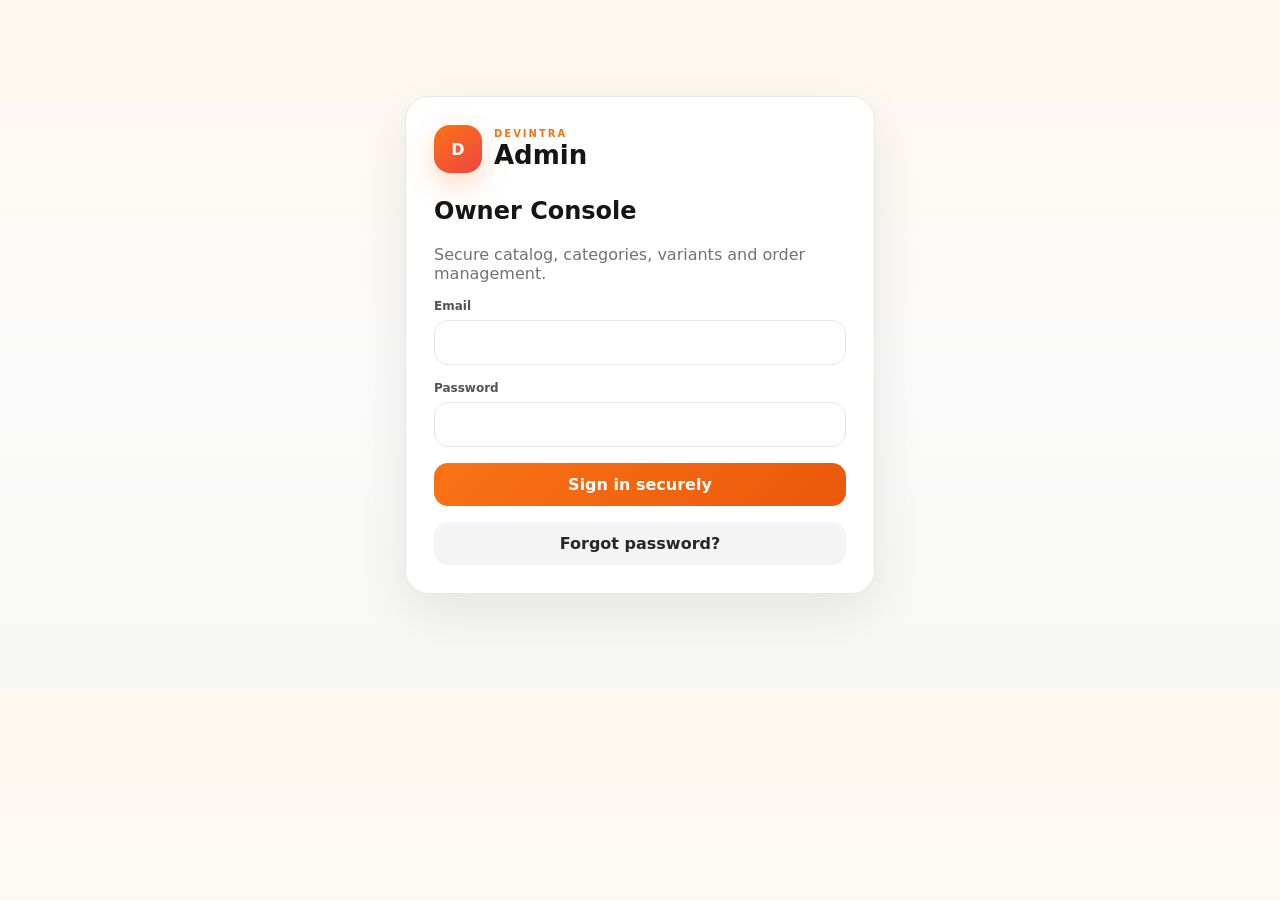
<file: itar-lok-admin/v2.html>
<!doctype html><html lang="en"><head><meta charset="utf-8"><meta name="viewport" content="width=device-width,initial-scale=1"><meta name="robots" content="noindex,nofollow,noarchive"><title>Devintra Admin</title><style>:root{--bg:#f7f7f5;--panel:#fff;--text:#151515;--muted:#71717a;--line:#e8e8e3;--orange:#f97316;--orange2:#ea580c;--green:#16a34a;--red:#dc2626;--shadow:0 20px 50px rgba(0,0,0,.08)}*{box-sizing:border-box}body{margin:0;font-family:Inter,ui-sans-serif,system-ui,-apple-system,BlinkMacSystemFont,"Segoe UI",sans-serif;background:linear-gradient(180deg,#fff7ed 0,#fafafa 22rem,var(--bg) 100%);color:var(--text)}button,input,textarea,select{font:inherit}.shell{max-width:1180px;margin:auto;padding:24px}.brand{display:flex;align-items:center;gap:12px}.mark{width:48px;height:48px;border-radius:16px;background:linear-gradient(145deg,var(--orange),#ef4444);display:grid;place-items:center;color:#fff;font-weight:900;box-shadow:0 12px 28px rgba(249,115,22,.25)}.brand small{display:block;letter-spacing:.2em;font-weight:900;color:var(--orange);font-size:10px}.brand h1{margin:1px 0 0;font-size:26px}.card{background:rgba(255,255,255,.97);border:1px solid var(--line);border-radius:24px;box-shadow:var(--shadow)}.auth{max-width:470px;margin:8vh auto;padding:28px}.muted{color:var(--muted)}.hidden{display:none!important}.top,.toolbar,.row,.modalhead{display:flex;align-items:center;gap:12px}.top,.toolbar,.modalhead{justify-content:space-between}.top{margin-bottom:20px}.nav{display:flex;gap:8px;flex-wrap:wrap}.nav button.active{background:#171717;color:#fff}.workspace{display:none}.btn{border:0;border-radius:14px;padding:12px 16px;font-weight:900;cursor:pointer;transition:.18s}.btn:active{transform:scale(.98)}.btn:disabled{opacity:.55;cursor:not-allowed}.primary{background:linear-gradient(135deg,var(--orange),var(--orange2));color:#fff}.secondary{background:#f4f4f5;color:#27272a}.danger{background:#fee2e2;color:#991b1b}.grid{display:grid;gap:16px}.g2{grid-template-columns:repeat(2,minmax(0,1fr))}.g3{grid-template-columns:repeat(3,minmax(0,1fr))}.field label{display:block;font-size:12px;font-weight:800;color:#52525b;margin:0 0 7px}.field input,.field textarea,.field select{width:100%;border:1px solid var(--line);background:#fff;border-radius:14px;padding:12px 14px;outline:none}.field textarea{min-height:130px;resize:vertical}.field input:focus,.field textarea:focus,.field select:focus{border-color:#fb923c;box-shadow:0 0 0 4px #ffedd5}.toolbar{margin:18px 0}.products{display:grid;grid-template-columns:repeat(3,minmax(0,1fr));gap:14px}.product{padding:14px;display:flex;gap:12px;align-items:flex-start}.thumb{width:74px;height:74px;border-radius:16px;object-fit:contain;background:#f4f4f5;flex:0 0 auto}.product h3{font-size:15px;margin:1px 0 6px}.chips{display:flex;gap:6px;flex-wrap:wrap}.chip{font-size:10px;font-weight:800;background:#f4f4f5;border-radius:999px;padding:4px 7px}.chip.live{background:#dcfce7;color:#166534}.chip.draft{background:#fef3c7;color:#92400e}.price{font-weight:900}.modal{position:fixed;inset:0;background:rgba(0,0,0,.38);backdrop-filter:blur(5px);display:none;align-items:center;justify-content:center;padding:18px;z-index:20}.modal.open{display:flex}.modalbox{width:min(900px,100%);max-height:94vh;overflow:auto;padding:22px}.notice{padding:12px 14px;border-radius:14px;font-size:13px;margin:12px 0}.notice.info{background:#eff6ff;color:#1e40af}.notice.error{background:#fef2f2;color:#991b1b}.notice.good{background:#f0fdf4;color:#166534}.categoryControl{display:grid;grid-template-columns:minmax(0,1fr) auto;gap:8px}.categoryMini{display:flex;align-items:center;gap:8px;margin-top:8px;min-height:34px}.categoryMini img{width:34px;height:34px;border-radius:10px;object-fit:contain;border:1px solid var(--line);background:#fff}.variantBox{border:1px solid #fed7aa;border-radius:20px;padding:16px;background:linear-gradient(135deg,#fff,#fffaf5)}.variantHead{display:flex;align-items:center;justify-content:space-between;gap:10px;margin-bottom:12px}.variantRow{display:grid;grid-template-columns:1.1fr 1fr 1fr .8fr 1.2fr auto;gap:8px;align-items:end;margin-bottom:8px}.variantRow input{width:100%;border:1px solid var(--line);border-radius:12px;padding:10px}.variantRow .kill{height:42px}.categoryHero{display:flex;gap:16px;align-items:center;border:1px solid var(--line);border-radius:20px;padding:14px;background:linear-gradient(135deg,#fff,#fff7ed)}.categoryHero img,.categoryPlaceholder{width:88px;height:88px;border-radius:18px;object-fit:contain;background:#f4f4f5;border:1px solid var(--line)}.categoryPlaceholder{display:grid;place-items:center;font-weight:900;color:#a1a1aa;font-size:28px}.orders{width:100%;border-collapse:collapse}.orders th,.orders td{text-align:left;padding:11px 8px;border-bottom:1px solid var(--line);font-size:12px}.orders th{color:#71717a;font-size:10px;text-transform:uppercase}.mfaqr{max-width:220px;width:100%;background:#fff;border-radius:16px;padding:10px;border:1px solid var(--line)}.spinner{width:16px;height:16px;border:2px solid #ffffff70;border-top-color:#fff;border-radius:50%;display:inline-block;animation:spin .8s linear infinite}@keyframes spin{to{transform:rotate(360deg)}}@media(max-width:900px){.products{grid-template-columns:repeat(2,minmax(0,1fr))}.variantRow{grid-template-columns:1fr 1fr 1fr}.variantRow .kill{grid-column:auto}}@media(max-width:620px){.shell{padding:14px}.products,.g2,.g3{grid-template-columns:1fr}.top,.toolbar{align-items:stretch;flex-direction:column}.categoryControl{grid-template-columns:1fr}.variantRow{grid-template-columns:1fr 1fr}.variantRow .kill{grid-column:span 2}}</style></head><body><div class="shell"><section id="loginView" class="card auth"><div class="brand"><div class="mark">D</div><div><small>DEVINTRA</small><h1>Admin</h1></div></div><h2 style="margin-top:24px">Owner Console</h2><p class="muted">Secure catalog, categories, variants and order management.</p><div id="authMessage"></div><form id="loginForm" class="grid"><div class="field"><label>Email</label><input id="email" type="email" autocomplete="email" required></div><div class="field"><label>Password</label><input id="password" type="password" autocomplete="current-password" minlength="8" required></div><button class="btn primary" id="loginBtn">Sign in securely</button><button type="button" class="btn secondary" id="forgotPassword">Forgot password?</button></form></section><section id="recoveryView" class="card auth hidden"><div class="brand"><div class="mark">D</div><div><small>DEVINTRA</small><h1>Admin</h1></div></div><h2 style="margin-top:24px">Set a new password</h2><p class="muted">Choose a new password for your admin account.</p><div id="recoveryMessage"></div><form id="recoveryForm" class="grid"><div class="field"><label>New password</label><input id="newPassword" type="password" autocomplete="new-password" minlength="8" required></div><div class="field"><label>Confirm new password</label><input id="confirmPassword" type="password" autocomplete="new-password" minlength="8" required></div><button class="btn primary" id="recoveryBtn">Update password</button></form></section><section id="mfaView" class="card auth hidden"><h2>Two-factor verification</h2><p class="muted" id="mfaText">Use your authenticator app to continue.</p><div id="mfaSetup" class="hidden"><img id="mfaQr" class="mfaqr" alt="Authenticator QR"><p class="muted" style="font-size:12px">Scan this QR in your authenticator app, then enter the code.</p></div><div class="field"><label>6-digit code</label><input id="mfaCode" inputmode="numeric" maxlength="6"></div><button id="mfaBtn" class="btn primary" style="width:100%;margin-top:12px">Verify and continue</button><button id="mfaLogout" class="btn secondary" style="width:100%;margin-top:8px">Sign out</button><div id="mfaMessage"></div></section><section id="workspace" class="workspace"><div class="top"><div class="brand"><div class="mark">D</div><div><small>DEVINTRA</small><h1>Admin</h1><div class="muted" id="who" style="font-size:12px"></div></div></div><div class="row"><span class="chip live">MFA protected</span><button id="logout" class="btn secondary">Sign out</button></div></div><div class="nav"><button class="btn secondary active" data-tab="products">Products</button><button class="btn secondary" data-tab="orders">Orders</button></div><div id="productsTab"><div class="toolbar"><div><h2 style="margin:0">Product catalog</h2><div class="muted">Category-aware options sync to the installed app.</div></div><button id="newProduct" class="btn primary">+ Add product</button></div><div id="catalogMessage"></div><div id="products" class="products"></div></div><div id="ordersTab" class="hidden"><div class="toolbar"><div><h2 style="margin:0">Orders</h2><div class="muted">Verified payments and selected variants.</div></div><button id="refreshOrders" class="btn secondary">Refresh</button></div><div class="card" style="padding:20px;overflow:auto"><table class="orders"><thead><tr><th>Order</th><th>Customer</th><th>Total</th><th>Payment</th><th>Fulfilment</th><th>Date</th></tr></thead><tbody id="ordersBody"></tbody></table></div></div></section></div><div id="productModal" class="modal"><div class="card modalbox"><div class="modalhead"><div><h2 id="modalTitle" style="margin:0">Add product</h2><div class="muted">Product content, images and category-specific variants.</div></div><button id="closeModal" class="btn secondary">Close</button></div><form id="productForm" class="grid"><input type="hidden" id="productId"><div class="g2 grid"><div class="field"><label>Product name</label><input id="pName" maxlength="160" required></div><div class="field"><label>Category</label><div class="categoryControl"><select id="pCategory" required><option value="">Choose category…</option></select><button id="addCategory" class="btn secondary" type="button">+ Add new category</button></div><div id="selectedCategoryMini" class="categoryMini muted"></div></div></div><div class="g3 grid"><div class="field"><label>Base / from price (₹)</label><input id="pPrice" type="number" min="0" step="0.01" required></div><div class="field"><label>MRP (₹)</label><input id="pCompare" type="number" min="0" step="0.01"></div><div class="field"><label>Base stock</label><input id="pStock" type="number" min="0" step="1"></div></div><div id="variantSection" class="variantBox hidden"><div class="variantHead"><div><b id="variantTitle">Variants</b><div id="variantHelp" class="muted" style="font-size:11px"></div></div><button id="addVariant" type="button" class="btn secondary">+ Add option</button></div><div id="variantRows"></div></div><div class="field"><label>Short description</label><input id="pShort" maxlength="280"></div><div class="field"><label>Full description</label><textarea id="pDescription"></textarea></div><div class="g3 grid"><label class="row"><input id="pTrack" type="checkbox"> Track inventory</label><label class="row"><input id="pFeatured" type="checkbox"> Featured</label><label class="row"><input id="pPublished" type="checkbox"> Published/live</label></div><div class="field"><label>Upload product images</label><input id="pImages" type="file" accept="image/jpeg,image/png,image/webp,image/avif" multiple></div><div id="imagePreview" class="row"></div><div id="formMessage"></div><div class="row"><button id="saveProduct" class="btn primary" type="submit">Save product</button><button id="deleteProduct" class="btn danger hidden" type="button">Delete product</button></div></form></div></div><div id="categoryModal" class="modal" style="z-index:30"><div class="card modalbox" style="width:min(650px,100%)"><div class="modalhead"><div><h2 style="margin:0">Add new category</h2><div class="muted">Name, image and optional listing behavior.</div></div><button id="closeCategoryModal" class="btn secondary">Close</button></div><form id="categoryForm" class="grid"><div class="categoryHero"><div id="categoryPreviewPlaceholder" class="categoryPlaceholder">D</div><img id="categoryPreview" class="hidden" alt="Preview"><div><strong id="categoryPreviewName">New category</strong><div class="muted" style="font-size:12px">Matches the existing Devintra category-card theme.</div></div></div><div class="field"><label>Category name</label><input id="cName" maxlength="80" required></div><div class="field"><label>Category image</label><input id="cImage" type="file" accept="image/jpeg,image/png,image/webp,image/avif" required></div><div class="field"><label>Product option template</label><select id="cType"><option value="normal">Normal product — no size/weight selector</option><option value="tshirt_size">T-shirt sizes — S, M, L, XL, 2XL</option><option value="shoe_size">Shoe sizes — 6, 7, 8, 9, 10</option><option value="weight">Grocery weights — 100g, 200g, 500g, 1kg, 5kg, 10kg</option></select></div><div id="categoryMessage"></div><button id="saveCategory" class="btn primary" type="submit">Create category</button></form></div></div><script type="module" src="./v2.js?v=20260920-fpw4"></script><script type="module" src="./category-delete.js"></script></body></html>
</file>
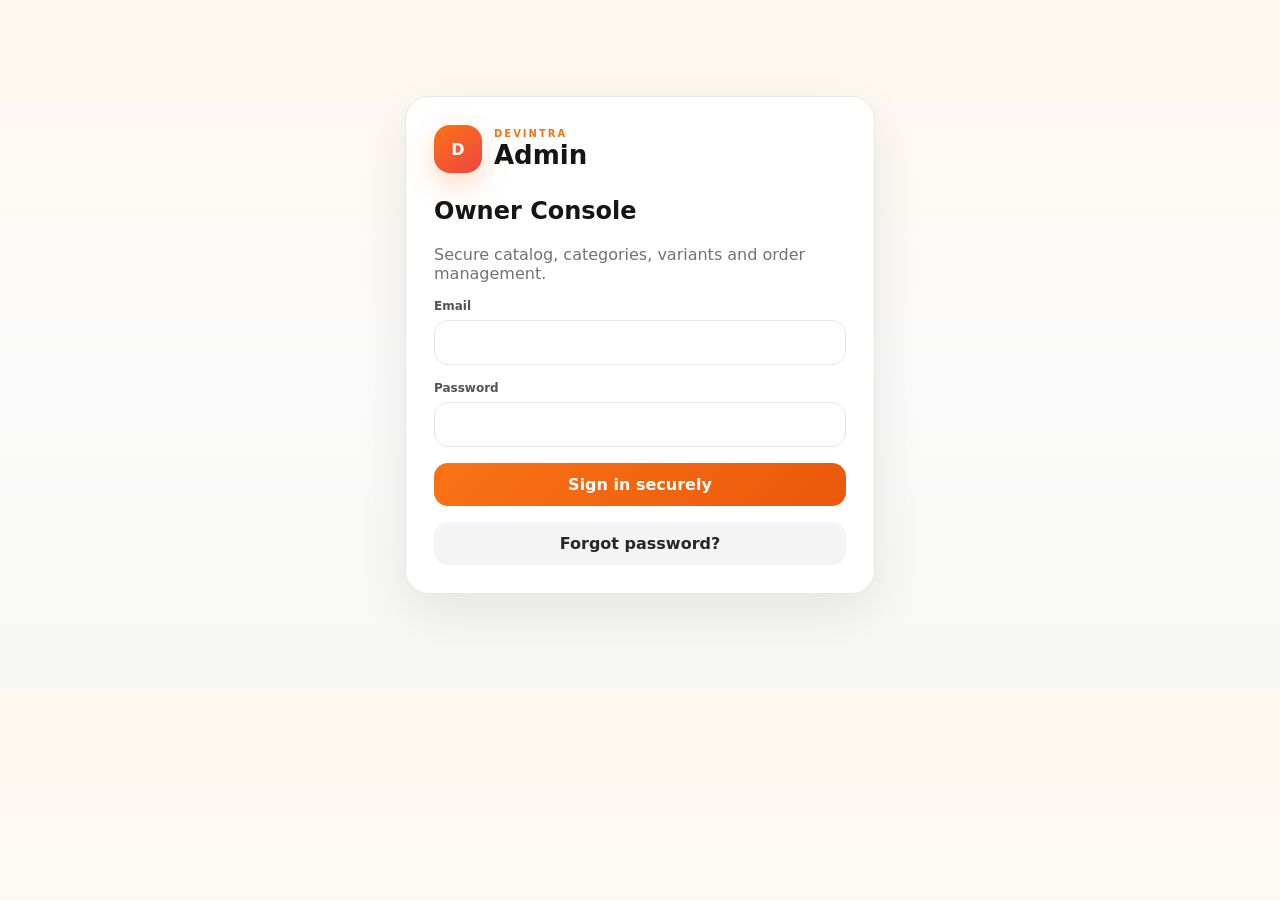
<file: itar-lok-admin/v3.html>
<!doctype html><html><head><meta charset="utf-8"><meta name="viewport" content="width=device-width,initial-scale=1"><title>Devintra Admin</title></head><body><script>(async()=>{const r=await fetch('./v2.html',{cache:'no-store'});let h=await r.text();h=h.replace('</body>','<script type="module" src="./books-media.js"></'+'script><script src="./media-requirements.js"></'+'script><script type="module" src="./digital-media-v4.js"></'+'script></body>');document.open();document.write(h);document.close()})().catch(()=>{document.body.innerHTML='<p style="font-family:sans-serif;padding:24px">Unable to load admin console. Please refresh.</p>'})</script></body></html>
</file>
<file: assets/site.css>
:root{--bg:#07111f;--panel:#0d1a2d;--panel2:#10233d;--text:#eef6ff;--muted:#9bb0c9;--line:#20354f;--accent:#39a7ff;--accent2:#77d1ff;--ok:#61d69a;--max:1120px}*{box-sizing:border-box}html{scroll-behavior:smooth}body{margin:0;background:radial-gradient(circle at 20% 0%,#11325a 0,transparent 35%),linear-gradient(180deg,#07111f,#081421 55%,#09111b);color:var(--text);font-family:Inter,ui-sans-serif,system-ui,-apple-system,BlinkMacSystemFont,"Segoe UI",sans-serif;line-height:1.6}a{color:inherit}.wrap{width:min(calc(100% - 32px),var(--max));margin:auto}.nav{position:sticky;top:0;z-index:20;background:rgba(7,17,31,.86);backdrop-filter:blur(18px);border-bottom:1px solid var(--line)}.nav-inner{min-height:68px;display:flex;align-items:center;justify-content:space-between;gap:24px}.brand{text-decoration:none;font-weight:850;letter-spacing:.02em;font-size:1.08rem}.brand span{color:var(--accent)}.links{display:flex;gap:18px;flex-wrap:wrap}.links a{text-decoration:none;color:var(--muted);font-size:.94rem}.links a:hover{color:var(--text)}.hero{padding:92px 0 70px}.eyebrow{color:var(--accent2);text-transform:uppercase;letter-spacing:.16em;font-weight:800;font-size:.78rem}.hero h1{font-size:clamp(2.6rem,7vw,5.8rem);line-height:.96;margin:.4rem 0 1.2rem;letter-spacing:-.05em;max-width:900px}.hero p{font-size:1.15rem;color:var(--muted);max-width:760px}.actions{display:flex;gap:12px;flex-wrap:wrap;margin-top:28px}.btn{display:inline-flex;align-items:center;justify-content:center;padding:12px 18px;border-radius:12px;text-decoration:none;font-weight:800;border:1px solid var(--line);background:#0d1a2d}.btn.primary{background:linear-gradient(135deg,var(--accent),#1676ff);border-color:transparent;color:white}.section{padding:64px 0}.section h2{font-size:clamp(2rem,4vw,3.2rem);letter-spacing:-.035em;margin:0 0 12px}.lead{color:var(--muted);max-width:760px}.grid{display:grid;grid-template-columns:repeat(3,1fr);gap:16px;margin-top:28px}.card{background:linear-gradient(180deg,rgba(16,35,61,.92),rgba(10,24,42,.92));border:1px solid var(--line);border-radius:18px;padding:22px}.card h3{margin:0 0 8px}.card p{margin:0;color:var(--muted)}.price{font-size:3.5rem;font-weight:900;letter-spacing:-.05em}.price small{font-size:1rem;color:var(--muted);font-weight:600}.badge{display:inline-flex;padding:5px 9px;border-radius:999px;background:rgba(97,214,154,.12);border:1px solid rgba(97,214,154,.35);color:#9df0bf;font-size:.78rem;font-weight:800}.feature-list{padding-left:20px;color:var(--muted)}.legal{max-width:840px}.legal h1{font-size:clamp(2.4rem,5vw,4rem);letter-spacing:-.04em;margin:48px 0 8px}.legal h2{margin-top:34px}.legal p,.legal li{color:#c3d0df}.legal .updated{color:var(--muted);font-size:.92rem}.notice{padding:16px 18px;border:1px solid var(--line);background:rgba(57,167,255,.08);border-radius:14px;color:#cfeaff}.footer{border-top:1px solid var(--line);margin-top:70px;padding:32px 0 48px;color:var(--muted);font-size:.9rem}.footer-grid{display:flex;justify-content:space-between;gap:20px;flex-wrap:wrap}.footer a{color:var(--muted)}@media(max-width:800px){.grid{grid-template-columns:1fr}.nav-inner{align-items:flex-start;padding:14px 0;flex-direction:column}.links{gap:12px}.hero{padding-top:64px}}
</file>
